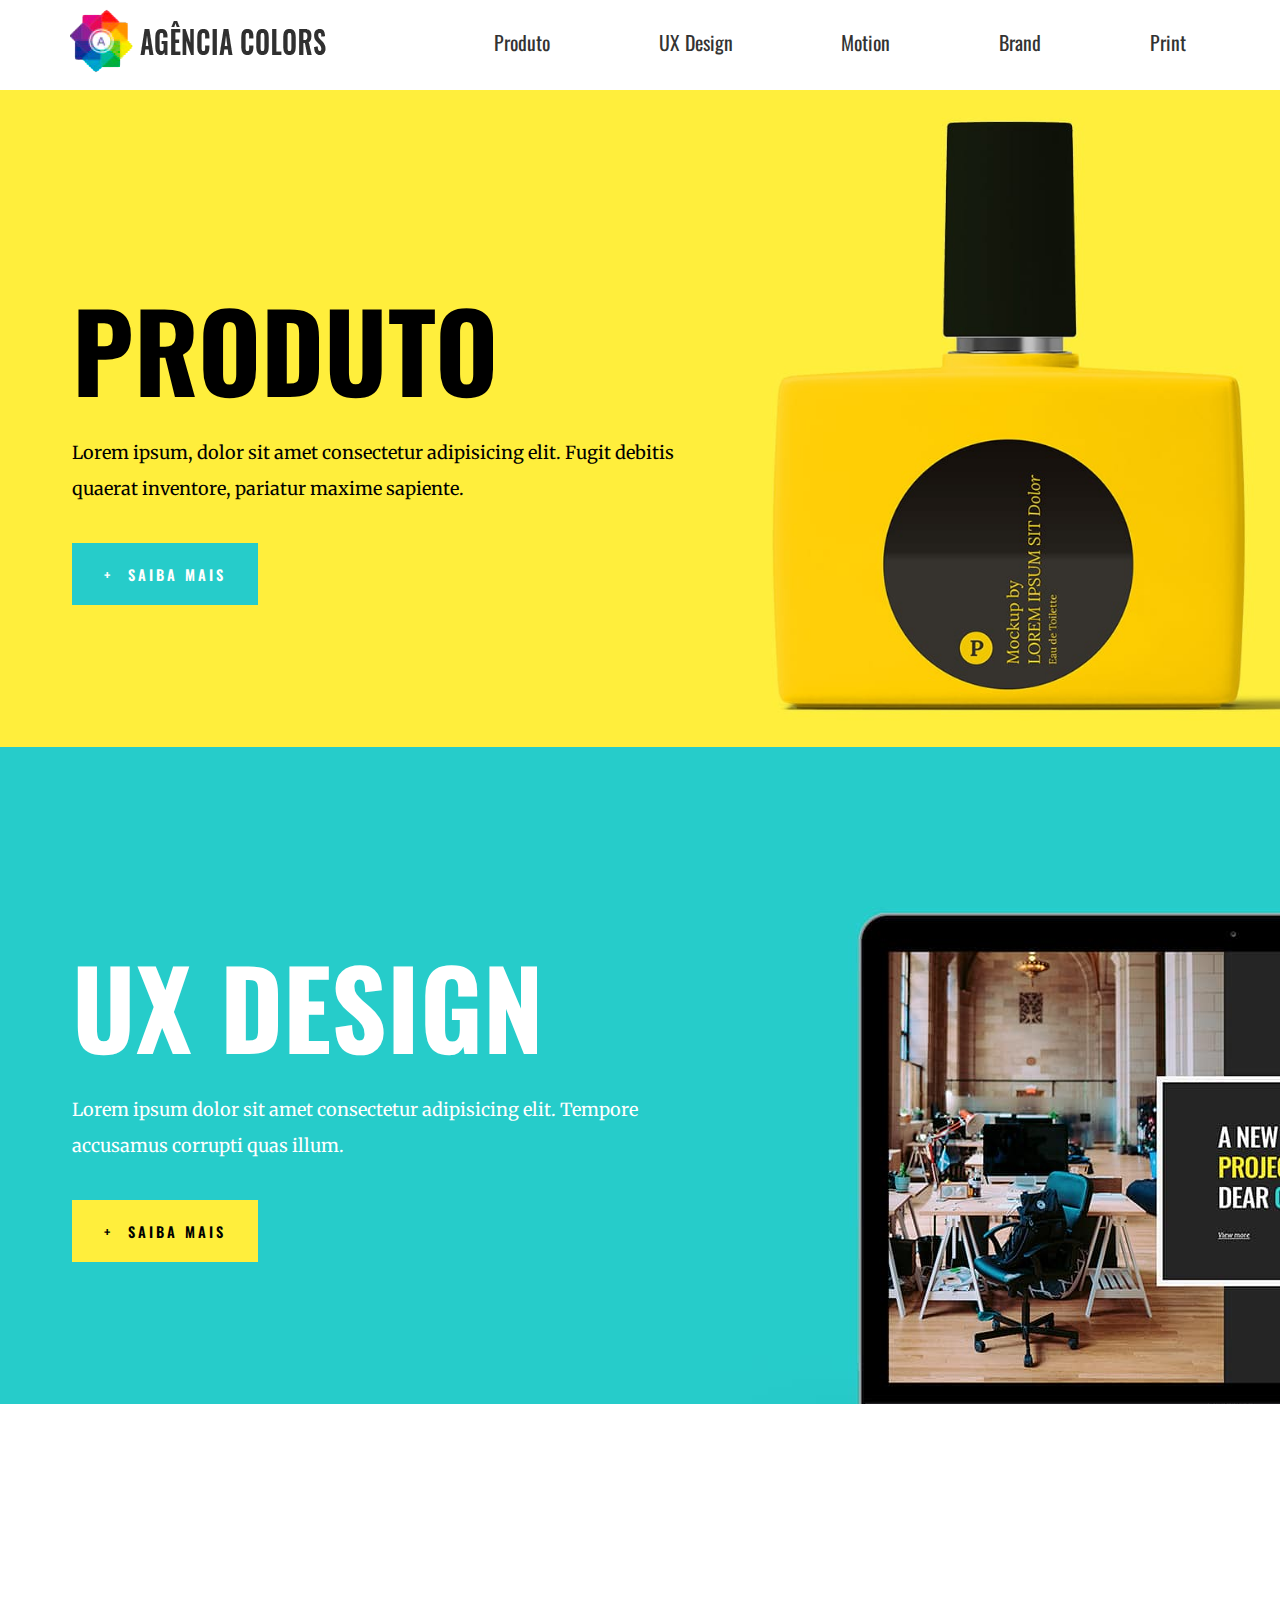
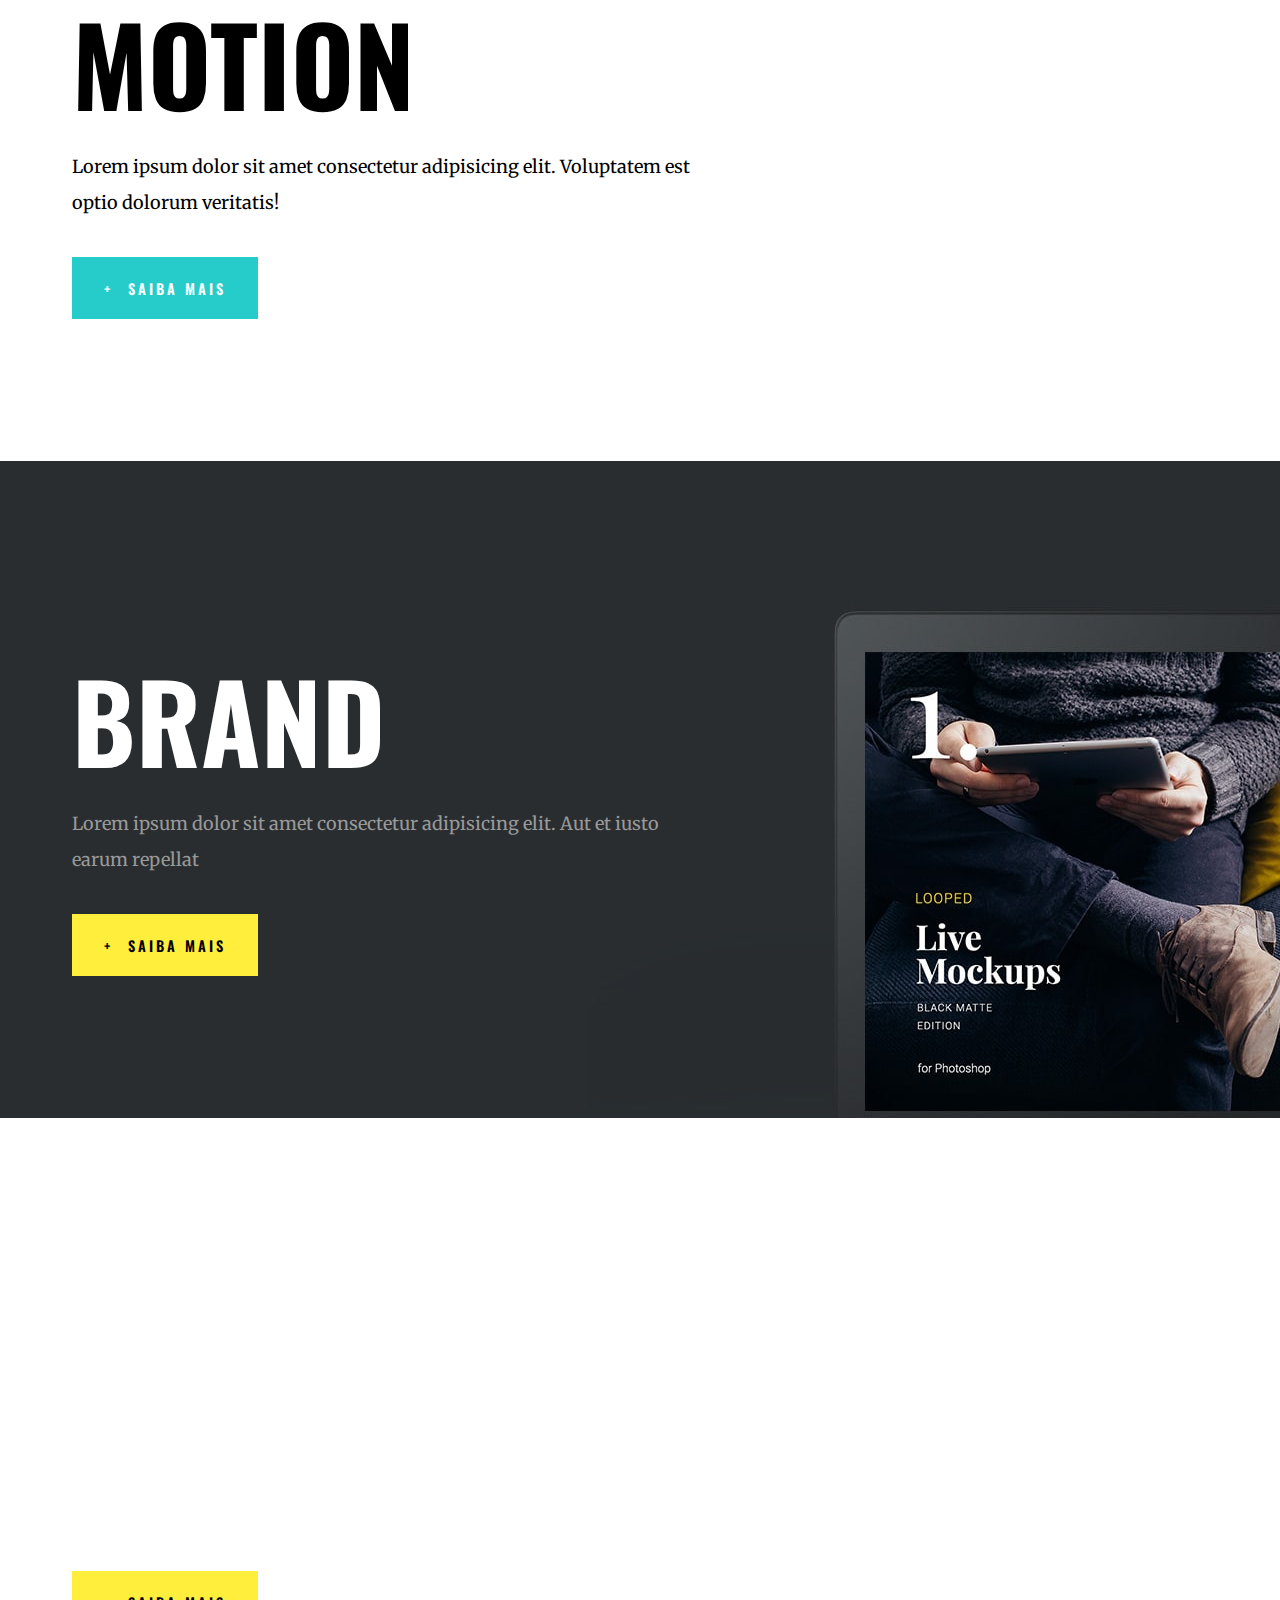
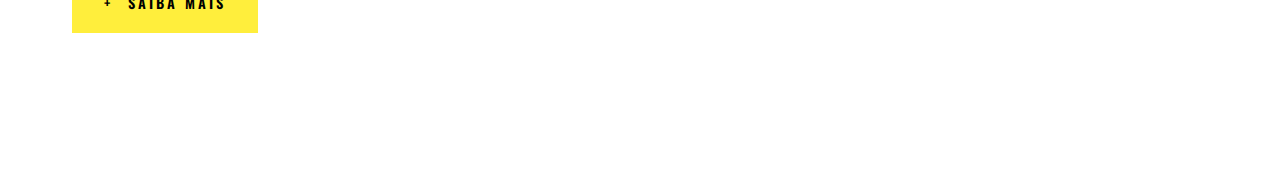
<file: colors-final/index.html>
<!DOCTYPE html>
<html lang="pt-br">
<head>
    <meta charset="UTF-8">
    <meta http-equiv="X-UA-Compatible" content="IE=edge">
    <meta name="viewport" content="width=device-width, initial-scale=1.0">
    <title>Agência Colors - A web mais colorida</title>
    <meta name="description" content="Criação de sites responsivos, branding e ux design.">
    <meta name="keywords" content="site responsivo, ux design, branding, UI">
    <link rel="shortcut icon" href="imagens/favicon.png" type="image/x-icon">
    <link rel="stylesheet" href="estilo.css">
</head>
<body>
    <!-- Início de Cabeçalho -->
    <header>
        <!-- DIV com o Logo -->
        <div class="logo">
            <p>
                <a href="index.html" title="Agência Colors - página inicial">
                    <img src="imagens/logo-colors-trans.png" alt="Agência Colors Logo">
                </a>
            </p>
        </div>

        <!-- Menu de navegação principal -->
        <nav>
            <ul>
                <li><a href="#produto" title="Produto">Produto</a></li>
                <li><a href="#ux" title="Ux Design">UX Design</a></li>
                <li><a href="#motion" title="Motion">Motion</a></li>
                <li><a href="#brand" title="Brand">Brand</a></li>
                <li><a href="#print" title="Print">Print</a></li>
            </ul>
        </nav>
    </header>
    <!-- FIM de Cabeçalho -->


    <main id="produto">
        <div class="conteudo">
            <h1>Produto</h1>
            <p>Lorem ipsum, dolor sit amet consectetur adipisicing elit. Fugit debitis quaerat inventore, pariatur maxime sapiente.</p>
            <p><a href="#" class="cta verde-agua">Saiba mais</a></p>
        </div>
    </main>

    <section id="ux">
        <div class="conteudo">
            <h1>UX Design</h1>
            <p>Lorem ipsum dolor sit amet consectetur adipisicing elit. Tempore accusamus corrupti quas illum.</p>
            <p><a href="#" class="cta">Saiba mais</a></p>
        </div>
    </section>

    <section id="motion">
        <div class="conteudo">
            <h1>Motion</h1>
            <p>Lorem ipsum dolor sit amet consectetur adipisicing elit. Voluptatem est optio dolorum veritatis!</p>
            <p><a href="#" class="cta verde-agua">Saiba mais</a></p>
        </div>
    </section>

    <section id="brand">
        <div class="conteudo">
            <h1>Brand</h1>
            <p class="texto">Lorem ipsum dolor sit amet consectetur adipisicing elit. Aut et iusto earum repellat</p>
            <p><a href="#" class="cta">Saiba mais</a></p>
        </div>
    </section>


    <section id="print">
        <div class="conteudo">
            <h1>Print</h1>
            <p>Lorem ipsum dolor sit amet, consectetur adipisicing elit. Optio, recusandae dolorem fugiat deleniti eius iure.</p>
            <p><a href="#" class="cta">Saiba mais</a></p>
        </div>
    </section>


    
</body>
</html>
</file>
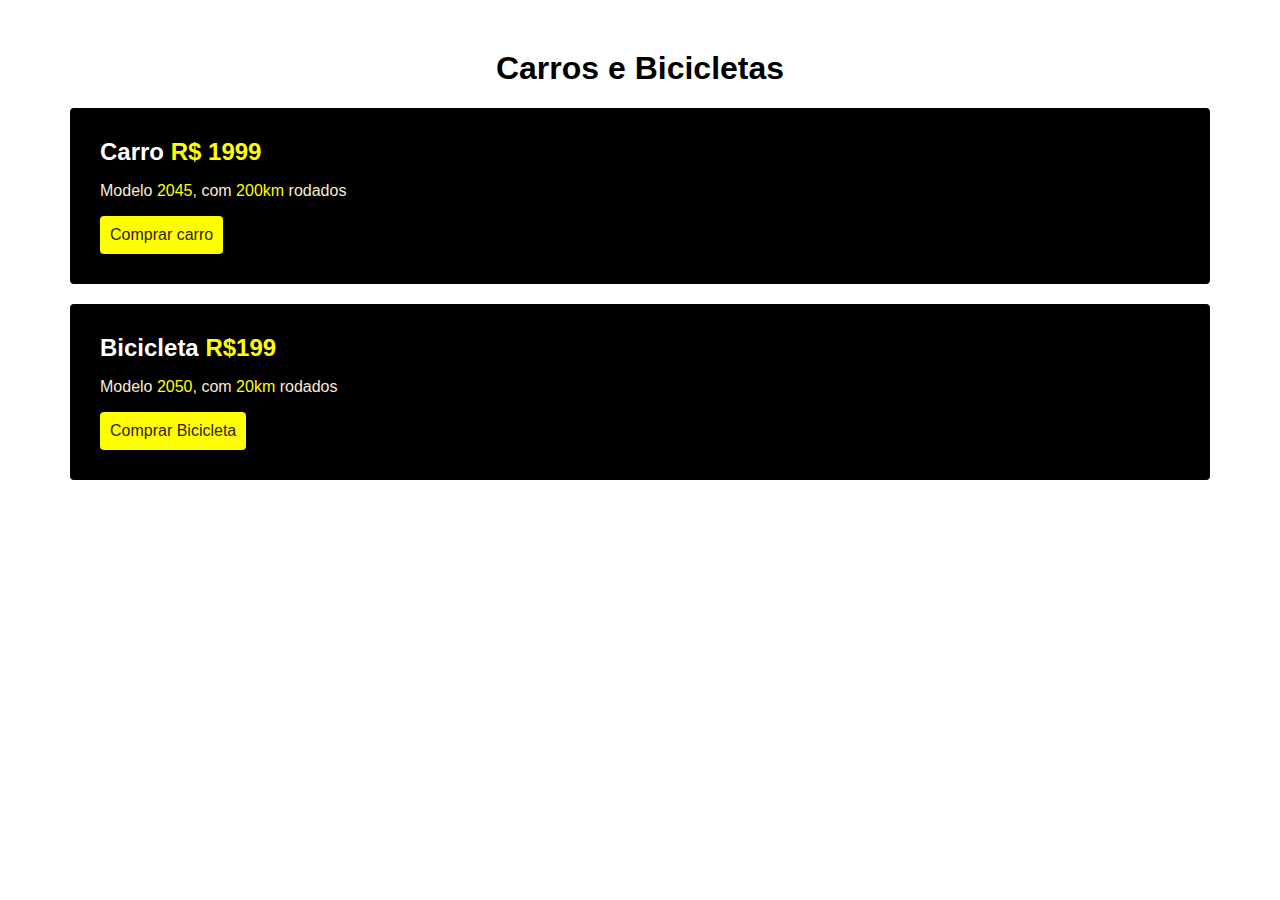
<file: Pagina de compra/index.html>
<!DOCTYPE html>
<html lang="pt-br">
<head>
    <meta charset="UTF-8">
    <meta http-equiv="X-UA-Compatible" content="IE=edge">
    <meta name="viewport" content="width=device-width, initial-scale=1.0">
    <link rel="stylesheet" href="style.css">
    <title>Document</title>
</head>
<body>
    <h1>Carros e Bicicletas</h1>
    <div class="item">
        <h2>Carro <span>R$ 1999</span></h2>
        <p>Modelo <span>2045</span>, com <span>200km</span> rodados</p>
        <a href="#">Comprar carro</a>
    </div>
    <div class="item">
        <h2>Bicicleta <span>R$199</span></h2>
        <p>Modelo <span>2050</span>, com <span>20km</span> rodados</p>
        <a href="#">Comprar Bicicleta</a>
    </div>
</body>
</html>
</file>
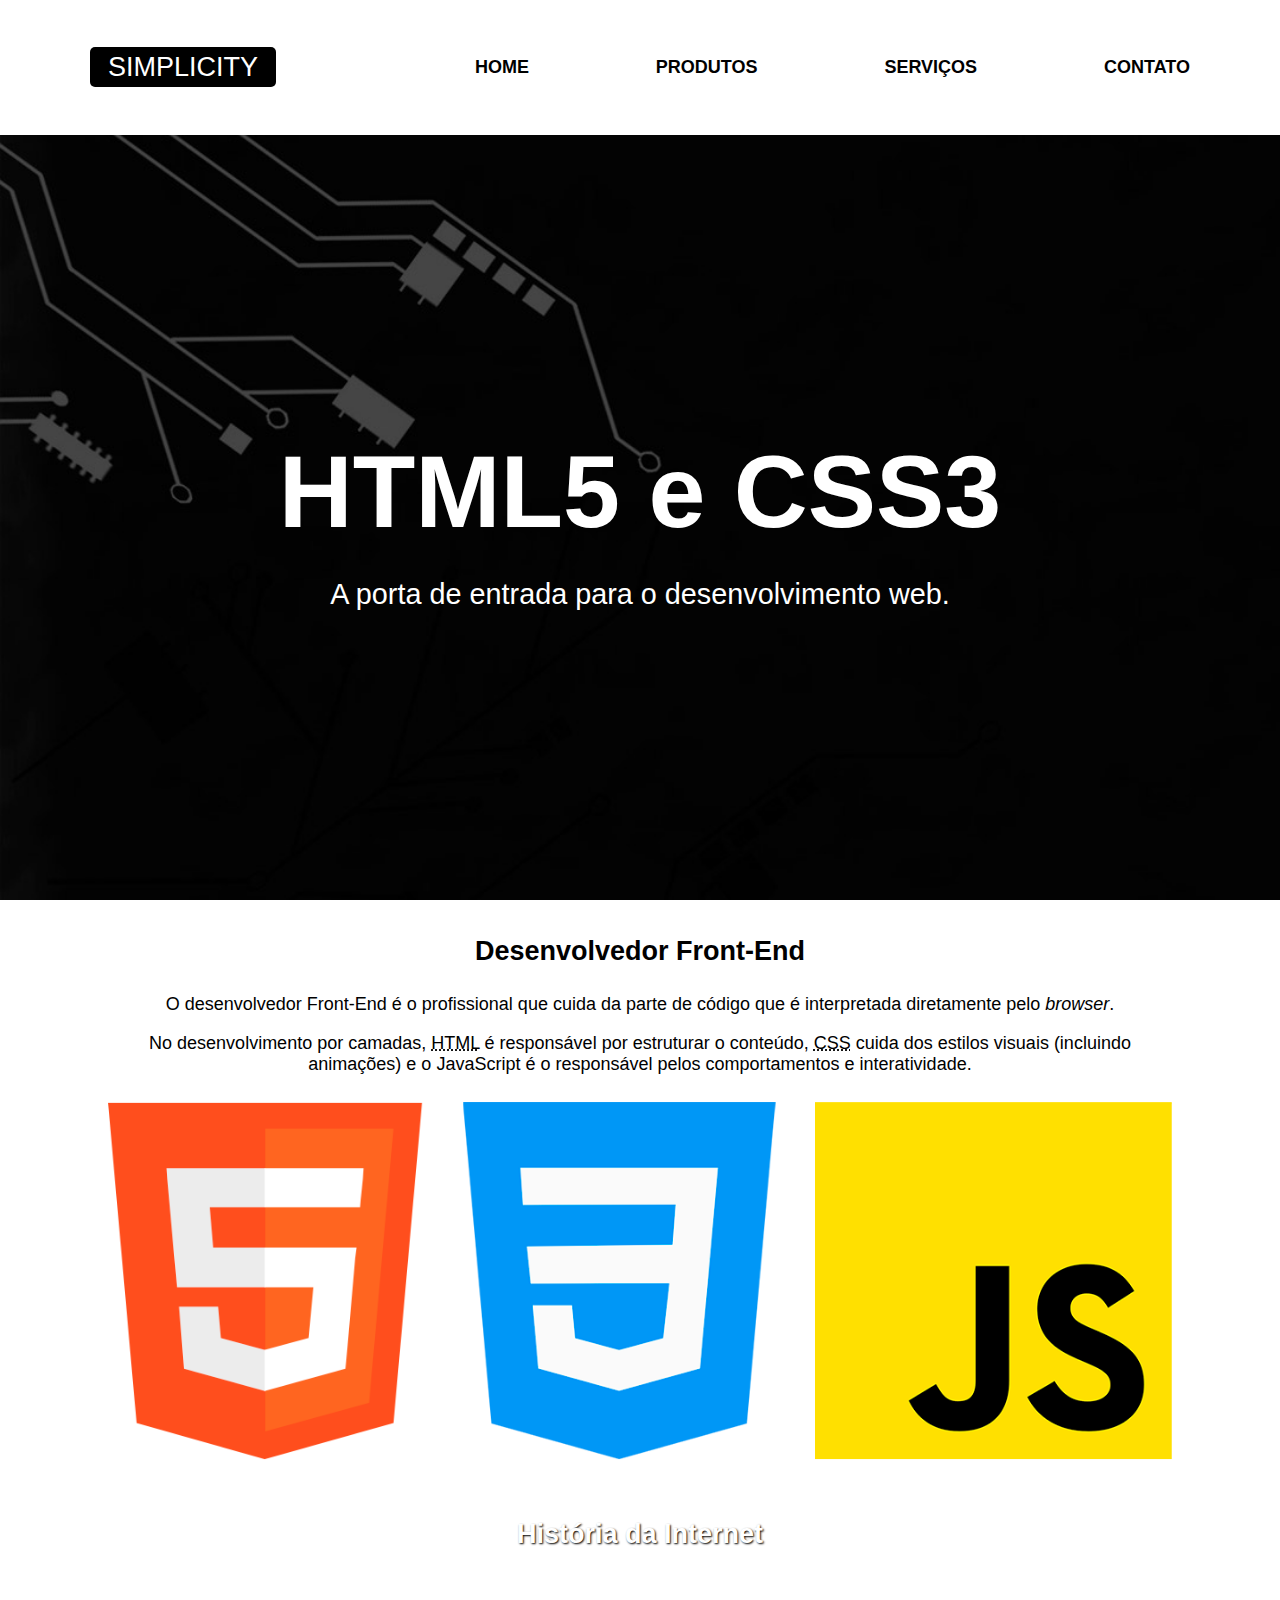
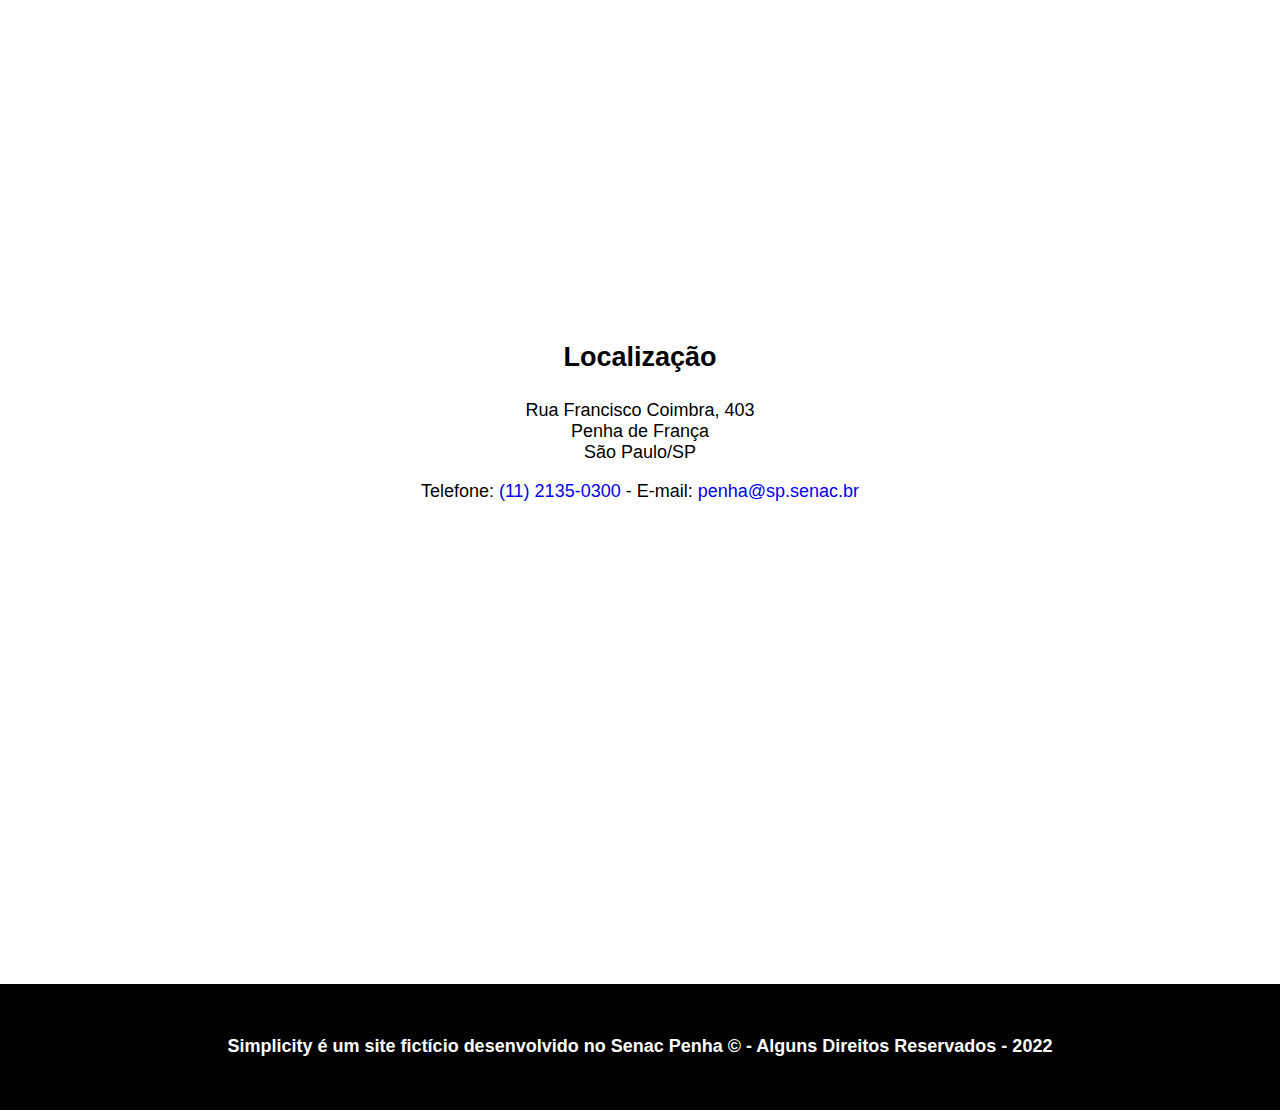
<file: simplicity/index.html>
<!DOCTYPE html>
<html lang="pt-br">
<head>
    <meta charset="UTF-8">
    <meta http-equiv="X-UA-Compatible" content="IE=edge">
    <meta name="viewport" content="width=device-width, initial-scale=1.0">
    <title>Simplicity - A porta de entrada para o desenvolvimento web</title>

    <!-- Favicon -->
    <link rel="shortcut icon" href="imagens/favicon.png" type="image/x-icon">

    <!-- Meta -->
    <meta name="description" content="Simplicity é a maneira mais fácil de você entrar no mundo do desenvolvimento front end.">
    <meta name="keywords" content="front-end, html, css, js">

    <!-- CSS Externo-->
    <link rel="stylesheet" href="css/estilo.css">
</head>
<body>
    <!-- Iniciando área de cabeçalho -->
    <header>
        <div class="limitador">
            <!-- Logotipo -->
            <h1><a href="index.html" title="Página Inicial Simplicity">Simplicity</a></h1>

            

            <!-- Menu que aparece ao clicar no botão ou em telas maiores -->
            <nav>
                <!-- Menu que só aparece em telas pequenas -->
                <h2><a href="" title="abre menu de navegação" class="icone">Menu &equiv;</a></h2>
                
                <ul class="menu">
                    <li><a href="index.html" title="página inicial">Home</a></li>
                    <li><a href="produtos.html" title="conheça nossos produtos">Produtos</a></li>
                    <li><a href="servicos.html" title="da criação de site a loja virtual, conheça nossos serviços">Serviços</a></li>
                    <li><a href="contato.html" title="fale com a equipe Simplicity">Contato</a></li>
                </ul>
            </nav>
        </div>
    </header>
    <!-- Fim do cabeçalho -->

    <!-- Área de conteúdo principal  -->
    <main>
        <section class="destaque">
            <div>
                <h2>HTML5 e CSS3</h2>
                <p>A porta de entrada para o desenvolvimento web.</p>
            </div>
        </section>

        <!-- SLIDER -->
        <section class="slider">

        </section>


        <!-- Área de conteúdo de texto + 3 imagens -->
        <section class="limitador front-end">
            <h2>Desenvolvedor Front-End</h2>
            <p>O desenvolvedor Front-End é o profissional que cuida da parte de código que é interpretada diretamente pelo <i>browser</i>. </p>
            <p>No desenvolvimento por camadas, 
            <abbr title="HyperText Markup Language">HTML</abbr> é responsável por estruturar o conteúdo, 
            <abbr title="Cascading Style Sheets">CSS</abbr> cuida dos estilos visuais (incluindo animações) e o JavaScript é o responsável pelos comportamentos e interatividade.</p>
            <figure>
                <img src="imagens/linguagens.png" alt="Logotipo das linguagens HTML, CSS e JavaScript">
            </figure>
        </section>

        <section class="historia">
            <h2>História da Internet</h2>
            <iframe height="315" src="https://www.youtube.com/embed/jlkvzcG1UMk" title="YouTube video player" allow="accelerometer; autoplay; clipboard-write; encrypted-media; gyroscope; picture-in-picture" allowfullscreen></iframe>
        </section>


        <section class="localizacao">
            <h2>Localização</h2>
            <p>Rua Francisco Coimbra, 403 <br> 
            Penha de França <br>
            São Paulo/SP </p>
            <p>Telefone: <a href="tel:+551121350300">(11) 2135-0300</a> - E-mail: <a href="mailto:penha@sp.senac.br">penha@sp.senac.br</a></p>

            <iframe src="https://www.google.com/maps/embed?pb=!1m18!1m12!1m3!1d3658.1760433006248!2d-46.5424307217935!3d-23.526169866250964!2m3!1f0!2f0!3f0!3m2!1i1024!2i768!4f13.1!3m3!1m2!1s0x94ce5e45de28bb23%3A0x1d2ed3122aae28a7!2sSenac%20Penha!5e0!3m2!1spt-BR!2sbr!4v1630497782246!5m2!1spt-BR!2sbr" height="450"  allowfullscreen="" loading="lazy"></iframe>
        </section>
    </main>
    <!-- Fim do área de conteúdo principal -->

    <footer>
        <p>Simplicity é um site fictício desenvolvido no Senac Penha &copy; - Alguns Direitos Reservados - 2022</p>
    </footer>  
    
    <script src="js/menu.js"></script>
</body>
</html>
</file>
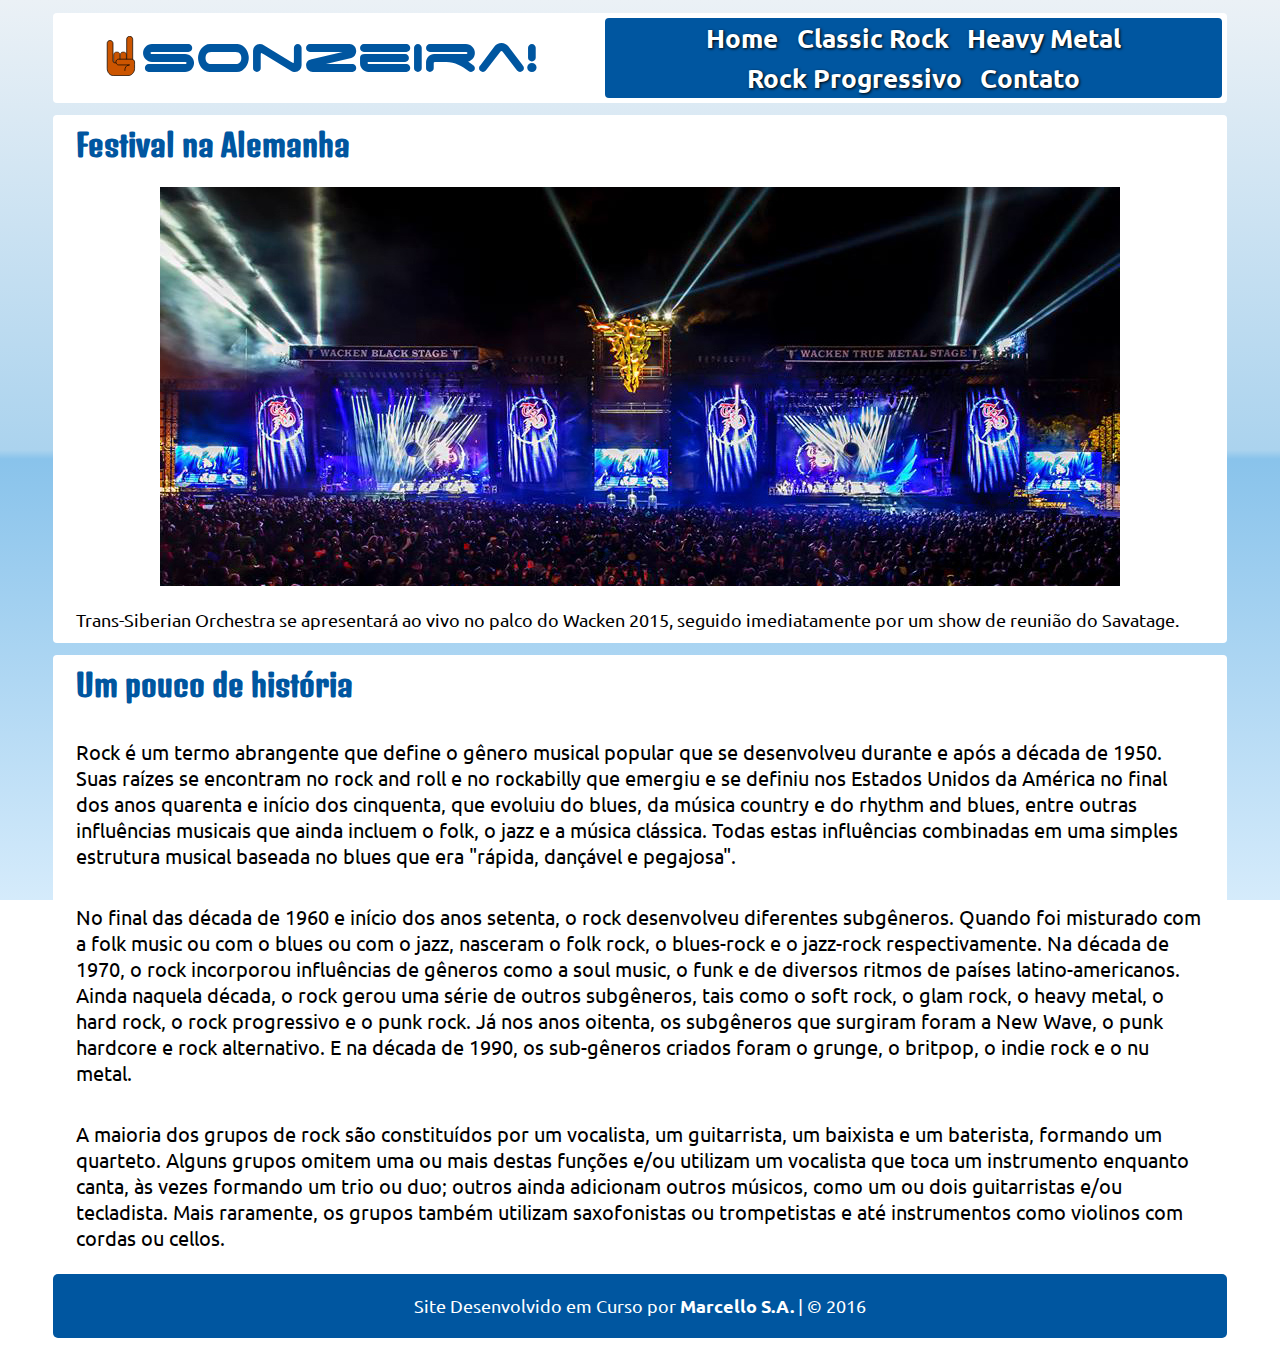
<file: Site Sonzeira/index.html>
<!DOCTYPE html>
<html lang="pt-br">
<head>
    <meta charset="UTF-8">
    <title>Sonzeira!</title>
    <meta name="viewport" content="width=device-width,initial-scale=1"> <!-- padrão para expansividade do site -->
    <link rel="icon" href="images/favicon.png" sizes="64x64">  <!-- add o icone no canto da aba da pagina -->
    <link href="css/normalize.css" rel="stylesheet">
    <link rel="stylesheet" href="css/style.css">
    
    <!-- [if lt IE 9]>
    <script src="js/html5shiv.min.js"></script>
    <script src="js/css3-mediaqueries.js"></script>
    <![endif] -->
   
    
</head>
<body>

<div id="container">
    <header id="topo" class="clearfix">
        <h1>
            <a href="index.html">
                <img src="images/logo.svg" width="30" alt="Mão Chifrada">Sonzeira!
            </a>
        </h1>
        <!-- nav>ul>(l1>a)*5 -->
        <nav>
            <ul>
                <li><a href="index.html">Home</a></li>
                <li><a href="classic-rock.html">Classic Rock</a></li>
                <li><a href="heavy-metal.html">Heavy Metal</a></li>
                <li><a href="rock-progressivo.html">Rock Progressivo</a></li>
                <li><a href="contato.html">Contato</a></li>
            </ul>
        </nav>
        
    </header>
    
    <!-- main id="conteudo" -->
    <main>
        
        <!-- article = area de conteudo relevante -->
        <article id="destaques">
            <h2>Festival na Alemanha</h2>
            <img src="images/wacken.jpg" alt="Show no palco do festival">
                <p>Trans-Siberian Orchestra se apresentará ao vivo no palco do Wacken 2015, seguido imediatamente por um show de reunião do Savatage.</p>
        </article>
        
        <article id="geral">
                <h2>Um pouco de história</h2>
                    <p>Rock é um termo abrangente que define o gênero musical popular que se desenvolveu durante e após a década de 1950. Suas raízes se encontram no rock and roll e no rockabilly que emergiu e se definiu nos Estados Unidos da América no final dos anos quarenta e início dos cinquenta, que evoluiu do blues, da música country e do rhythm and blues, entre outras influências musicais que ainda incluem o folk, o jazz e a música clássica. Todas estas influências combinadas em uma simples estrutura musical baseada no blues que era "rápida, dançável e pegajosa".</p>
                    <p>No final das década de 1960 e início dos anos setenta, o rock desenvolveu diferentes subgêneros. Quando foi misturado com a folk music ou com o blues ou com o jazz, nasceram o folk rock, o blues-rock e o jazz-rock respectivamente. Na década de 1970, o rock incorporou influências de gêneros como a soul music, o funk e de diversos ritmos de países latino-americanos. Ainda naquela década, o rock gerou uma série de outros subgêneros, tais como o soft rock, o glam rock, o heavy metal, o hard rock, o rock progressivo e o punk rock. Já nos anos oitenta, os subgêneros que surgiram foram a New Wave, o punk hardcore e rock alternativo. E na década de 1990, os sub-gêneros criados foram o grunge, o britpop, o indie rock e o nu metal.</p>
                    <p>A maioria dos grupos de rock são constituídos por um vocalista, um guitarrista, um baixista e um baterista, formando um quarteto. Alguns grupos omitem uma ou mais destas funções e/ou utilizam um vocalista que toca um instrumento enquanto canta, às vezes formando um trio ou duo; outros ainda adicionam outros músicos, como um ou dois guitarristas e/ou tecladista. Mais raramente, os grupos também utilizam saxofonistas ou trompetistas e até instrumentos como violinos com cordas ou cellos.</p>
        </article>       
    </main>
    
    <footer id="rodape">
        <p>Site Desenvolvido em Curso por <b>Marcello S.A.</b> | &copy; 2016</p>
    </footer>
    
    
</div>


</body>
</html>
</file>
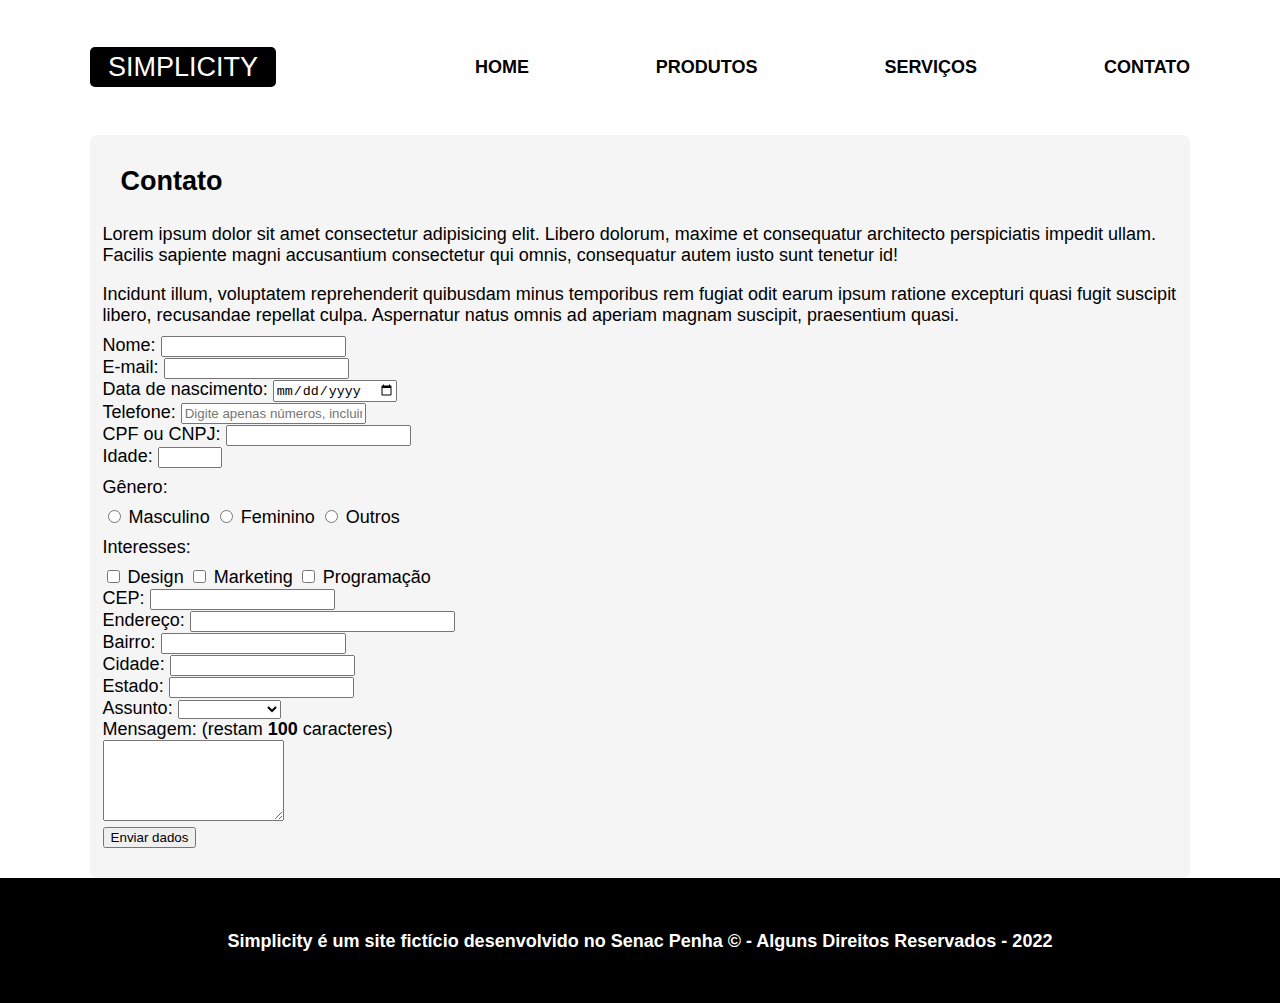
<file: simplicity/contato.html>
<!DOCTYPE html>
<html lang="pt-br">
<head>
    <meta charset="UTF-8">
    <meta http-equiv="X-UA-Compatible" content="IE=edge">
    <meta name="viewport" content="width=device-width, initial-scale=1.0">
    <title>Simplicity - Contato</title>

    <!-- Favicon -->
    <link rel="shortcut icon" href="imagens/favicon.png" type="image/x-icon">

    <!-- Meta -->
    <meta name="description" content="Serviços oferecidos pela simplicity.">
    <meta name="keywords" content="front-end, html, css, js">

    <!-- CSS Externo-->
    <link rel="stylesheet" href="css/estilo.css">
    
</head>
<body>
    <!-- Iniciando área de cabeçalho -->
    <header>
        <div class="limitador">
            <!-- Logotipo -->
            <h1><a href="index.html" title="Página Inicial Simplicity">Simplicity</a></h1>

            

            <!-- Menu que aparece ao clicar no botão ou em telas maiores -->
            <nav>
                <!-- Menu que só aparece em telas pequenas -->
                <h2><a href="" title="abre menu de navegação" class="icone">Menu &equiv;</a></h2>
                
                <ul class="menu">
                    <li><a href="index.html" title="página inicial">Home</a></li>
                    <li><a href="produtos.html" title="conheça nossos produtos">Produtos</a></li>
                    <li><a href="servicos.html" title="da criação de site a loja virtual, conheça nossos serviços">Serviços</a></li>
                    <li><a href="contato.html" title="fale com a equipe Simplicity">Contato</a></li>
                </ul>
            </nav>
        </div>
    </header>
    <!-- Fim do cabeçalho -->

    <!-- Área de conteúdo principal  -->
    <main>
        <section class="limitador conteudo">
            <h2>Contato</h2>
            <p>Lorem ipsum dolor sit amet consectetur adipisicing elit. Libero dolorum, maxime et consequatur architecto perspiciatis impedit ullam. Facilis sapiente magni accusantium consectetur qui omnis, consequatur autem iusto sunt tenetur id!</p>

            <p>Incidunt illum, voluptatem reprehenderit quibusdam minus temporibus rem fugiat odit earum ipsum ratione excepturi quasi fugit suscipit libero, recusandae repellat culpa. Aspernatur natus omnis ad aperiam magnam suscipit, praesentium quasi.</p>

            <!-- iniciando o formulário -->
            <form action="https://formspree.io/f/mlezagzg" method="post" id="my-form">
                <div>
                    <label for="nome">Nome:</label>
                    <input type="text" name="nome" id="nome" required>
                </div>

                <div>
                    <label for="email">E-mail:</label>
                    <input type="email" name="email" id="email" required>
                </div>

                <div>
                    <label for="data">Data de nascimento:</label>
                    <input type="date" name="data" id="data">
                </div>

                <div>
                    <label for="telefone">Telefone:</label>
                    <input type="tel" name="telefone" id="telefone" placeholder="Digite apenas números, incluindo o DDD">
                </div>

                <div>
                    <label for="documento">CPF ou CNPJ:</label>
                    <input type="tel" name="documento" id="documento">
                </div>

                <div>
                    <label for="idade">Idade:</label>
                    <input type="number" name="idade" id="idade" min="18" max="120">
                </div>

                <div>
                    <p>Gênero:</p>

                    <input type="radio" name="genero" id="masculino" value="masculino">
                    <label for="masculino">Masculino</label>

                    <input type="radio" name="genero" id="feminino" value="feminino">
                    <label for="feminino">Feminino</label>

                    <input type="radio" name="genero" id="outros" value="outros">
                    <label for="outros">Outros</label>
                </div>


                <div>
                    <p>Interesses:</p>
                    <input type="checkbox" name="interesses" id="design" value="design">
                    <label for="design">Design</label>

                    <input type="checkbox" name="interesses" id="marketing" value="marketing">
                    <label for="marketing">Marketing</label>

                    <input type="checkbox" name="interesses" id="programacao" value="programacao">
                    <label for="programacao">Programação</label>
                </div>

                <div>
                    <label for="cep">CEP:</label>
                    <input type="text" id="cep" name="cep" maxlength="9" required>
                    <b id="status"></b>
                </div>

                <div>
                    <label for="endereco">Endereço:</label>
                    <input type="text" name="endereco" id="endereco" size="30">
                </div>

                <div>
                    <label for="bairro">Bairro:</label>
                    <input type="text" name="bairro" id="bairro">
                </div>

                <div>
                    <label for="cidade">Cidade:</label>
                    <input type="text" name="cidade" id="cidade">
                </div>

                <div>
                    <label for="estado">Estado:</label>
                    <input type="text" name="estado" id="estado">
                </div>

                <div>
                    <label for="assunto">Assunto:</label>
                    <select name="assunto" id="assunto">
                        <option></option>
                        <option>Dúvidas</option>
                        <option>Elogios</option>
                        <option>Reclamações</option>
                        <option>Outros</option>
                    </select>
                </div>

                <div>
                    <label for="mensagem">Mensagem:
                         <span id="maximo"> (restam <b id="caracteres">100</b> caracteres)</span>
                    </label><br>
                    <textarea name="mensagem" id="mensagem" cols="20" rows="5" maxlength="100"></textarea>
                </div>

                <button id="my-form-button" type="Submit">Enviar dados</button>
                <p id="my-form-status"></p>
            </form>
        </section>
    </main>
    <!-- Fim do área de conteúdo principal -->

    <footer>
        <p>Simplicity é um site fictício desenvolvido no Senac Penha &copy; - Alguns Direitos Reservados - 2022</p>
    </footer>  
    
    <script src="js/menu.js"></script>
    <script>
        var form = document.getElementById("my-form");
        
        async function handleSubmit(event) {
          event.preventDefault();
          var status = document.getElementById("my-form-status");
          var data = new FormData(event.target);
          fetch(event.target.action, {
            method: form.method,
            body: data,
            headers: {
                'Accept': 'application/json'
            }
          }).then(response => {
            if (response.ok) {
              status.innerHTML = "Obrigado pelas informações!";
              form.reset()
            } else {
              response.json().then(data => {
                if (Object.hasOwn(data, 'errors')) {
                  status.innerHTML = data["errors"].map(error => error["message"]).join(", ")
                } else {
                  status.innerHTML = "Oops! Erro no envio do seu formulario"
                }
              })
            }
          }).catch(error => {
            status.innerHTML = "Oops! Erro no envio do seu formulario"
          });
        }
        form.addEventListener("submit", handleSubmit)
    </script>

    <script src="plugins/vanilla-masker.min.js"></script>

    <script>
        
        VMasker(document.querySelector("#cep")).maskPattern("99999-999");
        function inputHandler(masks, max, event) {
            var c = event.target;
            var v = c.value.replace(/\D/g, '');
            var m = c.value.length > max ? 1 : 0;
            VMasker(c).unMask();
            VMasker(c).maskPattern(masks[m]);
            c.value = VMasker.toPattern(v, masks[m]);
        }

        var telMask = ['(99) 9999-99999', '(99) 99999-9999'];
        var tel = document.querySelector('#telefone');
        VMasker(tel).maskPattern(telMask[0]);
        tel.addEventListener('input', inputHandler.bind(undefined, telMask, 14), false);

        var docMask = ['999.999.999-999', '99.999.999/9999-99'];
        var doc = document.querySelector('#documento');
        VMasker(doc).maskPattern(docMask[0]);
        doc.addEventListener('input', inputHandler.bind(undefined, docMask, 14), false);
    </script>

    <script src="plugins/jquery-3.6.0.min.js"></script>
    <script>
        $(document).ready(function() {

            function limpa_formulário_cep() {
                // Limpa valores do formulário de cep.
                $("#endereco").val("");
                $("#bairro").val("");
                $("#cidade").val("");
                $("#estado").val("");
            }
            
            //Quando o campo cep perde o foco.
            $("#cep").blur(function() {

                //Nova variável "cep" somente com dígitos.
                var cep = $(this).val().replace(/\D/g, '');

                //Verifica se campo cep possui valor informado.
                if (cep != "") {

                    //Expressão regular para validar o CEP.
                    var validacep = /^[0-9]{8}$/;

                    //Valida o formato do CEP.
                    if(validacep.test(cep)) {

                        //Preenche os campos com "..." enquanto consulta webservice.
                        $("#endereco").val("...");
                        $("#bairro").val("...");
                        $("#cidade").val("...");
                        $("#estado").val("...");
                        $("#status").text("CEP encontrado").css('color', 'black');

                        

                        //Consulta o webservice viacep.com.br/
                        $.getJSON("https://viacep.com.br/ws/"+ cep +"/json/?callback=?", function(dados) {

                            if (!("erro" in dados)) {
                                //Atualiza os campos com os valores da consulta.
                                $("#endereco").val(dados.logradouro);
                                $("#bairro").val(dados.bairro);
                                $("#cidade").val(dados.localidade);
                                $("#estado").val(dados.uf);
                                $("#status").text(" ").css('color', 'black');
                            } //end if.
                            else {
                                //CEP pesquisado não foi encontrado.
                                limpa_formulário_cep();
                                $("#status").text("CEP não encontrado.").css('color', 'red');
                            }
                        });
                    } //end if.
                    else {
                        //cep é inválido.
                        limpa_formulário_cep();
                        $("#status").text("Formato de CEP inválido.").css('color', 'red');
                    }
                } //end if.
                else {
                    //cep sem valor, limpa formulário.
                    limpa_formulário_cep();
                }
            });
        });
    </script>


    <!-- criando um contador de caracteres-->
    <script>
        const spanMaximo = $("#maximo");
        const bCaracteres = $("#caracteres");
        const textMensagem = $("#mensagem");
        let quantidade = 100;
        textMensagem.on("input",function(){
            let conteudo = textMensagem.val();
            let contagem = quantidade - conteudo.length;
            console.log(contagem)
        })
    </script>

    

</body>
</html>
</file>
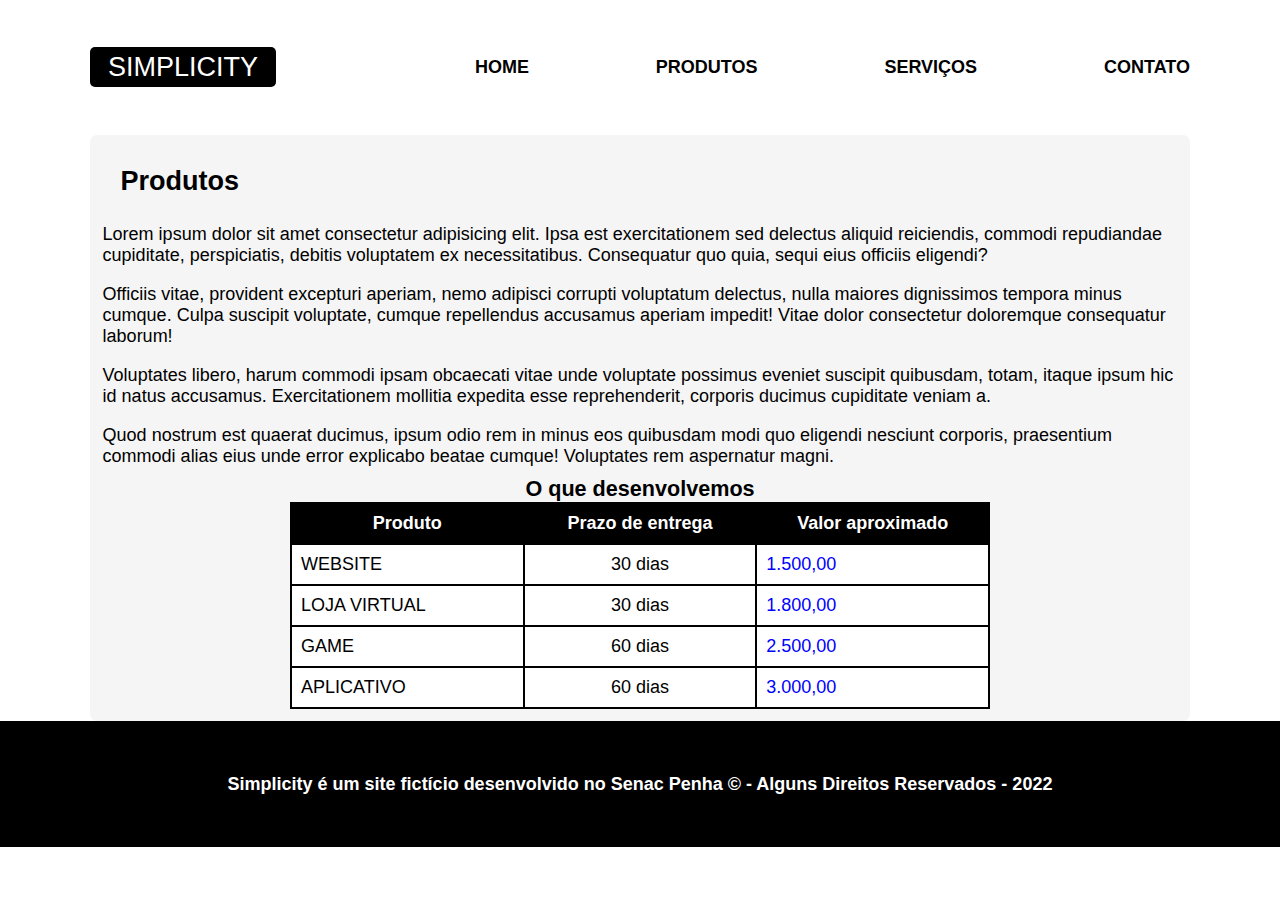
<file: simplicity/produtos.html>
<!DOCTYPE html>
<html lang="pt-br">
<head>
    <meta charset="UTF-8">
    <meta http-equiv="X-UA-Compatible" content="IE=edge">
    <meta name="viewport" content="width=device-width, initial-scale=1.0">
    <title>Simplicity - A porta de entrada para o desenvolvimento web</title>

    <!-- Favicon -->
    <link rel="shortcut icon" href="imagens/favicon.png" type="image/x-icon">

    <!-- Meta -->
    <meta name="description" content="Simplicity é a maneira mais fácil de você entrar no mundo do desenvolvimento front end.">
    <meta name="keywords" content="front-end, html, css, js">

    <!-- CSS Externo-->
    <link rel="stylesheet" href="css/estilo.css">
</head>
<body>
    <!-- Iniciando área de cabeçalho -->
    <header>
        <div class="limitador">
            <!-- Logotipo -->
            <h1><a href="index.html" title="Página Inicial Simplicity">Simplicity</a></h1>

            

            <!-- Menu que aparece ao clicar no botão ou em telas maiores -->
            <nav>
                <!-- Menu que só aparece em telas pequenas -->
                <h2><a href="" title="abre menu de navegação" class="icone">Menu &equiv;</a></h2>
                
                <ul class="menu">
                    <li><a href="index.html" title="página inicial">Home</a></li>
                    <li><a href="produtos.html" title="conheça nossos produtos">Produtos</a></li>
                    <li><a href="servicos.html" title="da criação de site a loja virtual, conheça nossos serviços">Serviços</a></li>
                    <li><a href="contato.html" title="fale com a equipe Simplicity">Contato</a></li>
                </ul>
            </nav>
        </div>
    </header>
    <!-- Fim do cabeçalho -->

    <!-- Área de conteúdo principal  -->
    <main>
        <section class="limitador conteudo">
            <h2>Produtos</h2>
                <p>Lorem ipsum dolor sit amet consectetur adipisicing elit. Ipsa est exercitationem sed delectus aliquid reiciendis, commodi repudiandae cupiditate, perspiciatis, debitis voluptatem ex necessitatibus. Consequatur quo quia, sequi eius officiis eligendi?</p>
                <p>Officiis vitae, provident excepturi aperiam, nemo adipisci corrupti voluptatum delectus, nulla maiores dignissimos tempora minus cumque. Culpa suscipit voluptate, cumque repellendus accusamus aperiam impedit! Vitae dolor consectetur doloremque consequatur laborum!</p>
                <p>Voluptates libero, harum commodi ipsam obcaecati vitae unde voluptate possimus eveniet suscipit quibusdam, totam, itaque ipsum hic id natus accusamus. Exercitationem mollitia expedita esse reprehenderit, corporis ducimus cupiditate veniam a.</p>
                <p>Quod nostrum est quaerat ducimus, ipsum odio rem in minus eos quibusdam modi quo eligendi nesciunt corporis, praesentium commodi alias eius unde error explicabo beatae cumque! Voluptates rem aspernatur magni.</p>

                <table>
                    <caption>O que desenvolvemos</caption>

                    <tr>
                        <th>Produto</th>
                        <th>Prazo de entrega</th>
                        <th>Valor aproximado</th>
                    </tr>

                    <tr>
                        <td>Website</td>
                        <td>30 dias</td>
                        <td>1.500,00</td>
                    </tr>

                    <tr>
                        <td>Loja Virtual</td>
                        <td>30 dias</td>
                        <td>1.800,00</td>
                    </tr>

                    <tr>
                        <td>Game</td>
                        <td>60 dias</td>
                        <td>2.500,00</td>
                    </tr>

                    <tr>
                        <td>Aplicativo</td>
                        <td>60 dias</td>
                        <td>3.000,00</td>
                    </tr>
                </table>
        </section>
    </main>
    <!-- Fim do área de conteúdo principal -->

    <footer>
        <p>Simplicity é um site fictício desenvolvido no Senac Penha &copy; - Alguns Direitos Reservados - 2022</p>
    </footer>  
    
    <script src="js/menu.js"></script>
</body>
</html>
</file>
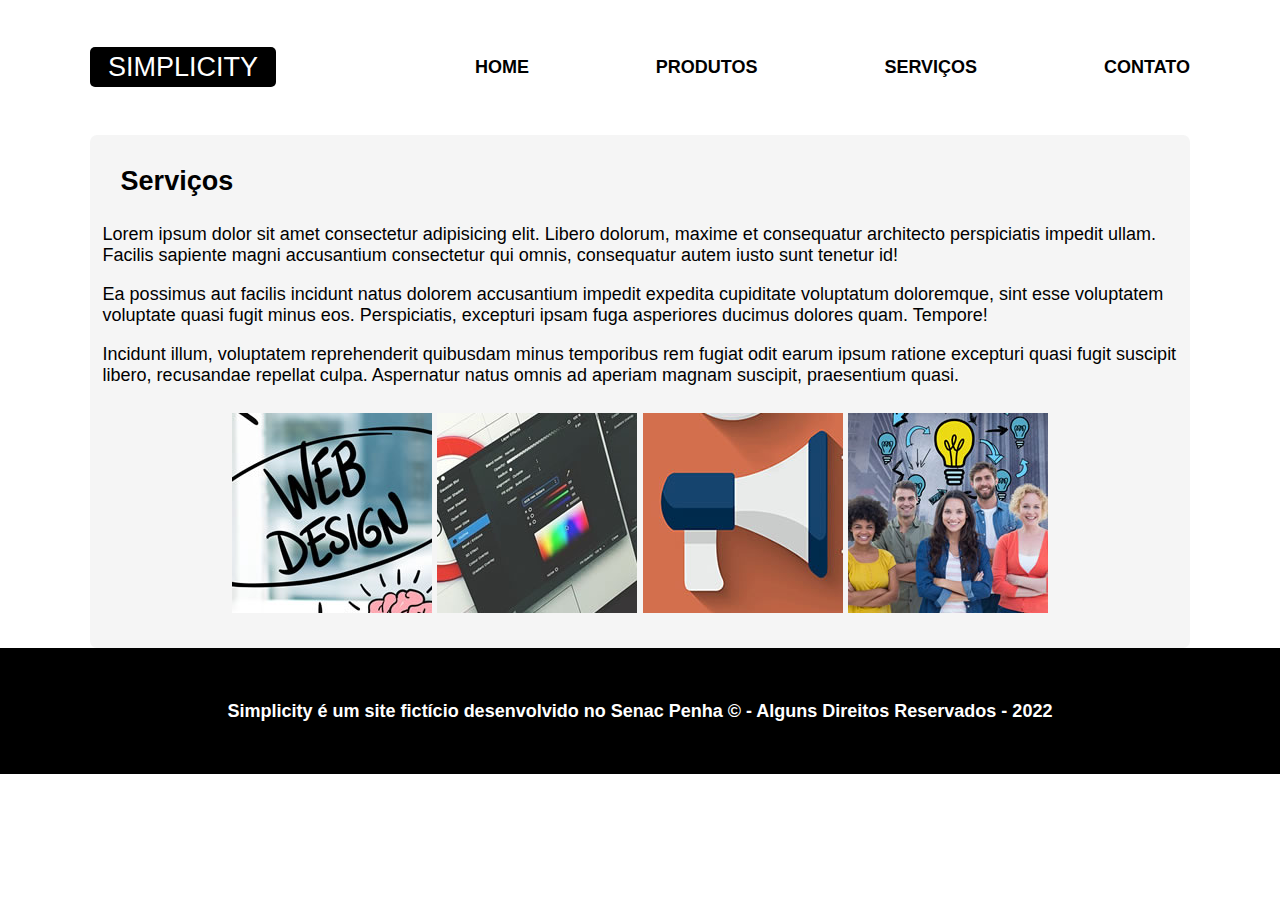
<file: simplicity/servicos.html>
<!DOCTYPE html>
<html lang="pt-br">
<head>
    <meta charset="UTF-8">
    <meta http-equiv="X-UA-Compatible" content="IE=edge">
    <meta name="viewport" content="width=device-width, initial-scale=1.0">
    <title>Simplicity - Serviços</title>

    <!-- Favicon -->
    <link rel="shortcut icon" href="imagens/favicon.png" type="image/x-icon">

    <!-- Meta -->
    <meta name="description" content="Serviços oferecidos pela simplicity.">
    <meta name="keywords" content="front-end, html, css, js">

    <!-- CSS Externo-->
    <link rel="stylesheet" href="css/estilo.css">
    <link rel="stylesheet" href="plugins/lightbox/css/lightbox.css">
</head>
<body>
    <!-- Iniciando área de cabeçalho -->
    <header>
        <div class="limitador">
            <!-- Logotipo -->
            <h1><a href="index.html" title="Página Inicial Simplicity">Simplicity</a></h1>

            

            <!-- Menu que aparece ao clicar no botão ou em telas maiores -->
            <nav>
                <!-- Menu que só aparece em telas pequenas -->
                <h2><a href="" title="abre menu de navegação" class="icone">Menu &equiv;</a></h2>
                
                <ul class="menu">
                    <li><a href="index.html" title="página inicial">Home</a></li>
                    <li><a href="produtos.html" title="conheça nossos produtos">Produtos</a></li>
                    <li><a href="servicos.html" title="da criação de site a loja virtual, conheça nossos serviços">Serviços</a></li>
                    <li><a href="contato.html" title="fale com a equipe Simplicity">Contato</a></li>
                </ul>
            </nav>
        </div>
    </header>
    <!-- Fim do cabeçalho -->

    <!-- Área de conteúdo principal  -->
    <main>
        <section class="limitador conteudo">
            <h2>Serviços</h2>
            <p>Lorem ipsum dolor sit amet consectetur adipisicing elit. Libero dolorum, maxime et consequatur architecto perspiciatis impedit ullam. Facilis sapiente magni accusantium consectetur qui omnis, consequatur autem iusto sunt tenetur id!</p>

            <p>Ea possimus aut facilis incidunt natus dolorem accusantium impedit expedita cupiditate voluptatum doloremque, sint esse voluptatem voluptate quasi fugit minus eos. Perspiciatis, excepturi ipsam fuga asperiores ducimus dolores quam. Tempore!</p>

            <p>Incidunt illum, voluptatem reprehenderit quibusdam minus temporibus rem fugiat odit earum ipsum ratione excepturi quasi fugit suscipit libero, recusandae repellat culpa. Aspernatur natus omnis ad aperiam magnam suscipit, praesentium quasi.</p>

            <figure>
                <a href="imagens/desenvolvimento-web.jpg" title="web design" data-lightbox="galeria" data-title="desenvolvido web"><img src="imagens/desenvolvimento-web-mini.jpg"  alt="web design"></a>

                <a href="imagens/design-grafico.jpg" title="design gráfico" data-lightbox="galeria" data-title="desenvolvido web"><img src="imagens/design-grafico-mini.jpg" alt="design gráfico"></a>

                <a href="imagens/marketing-digital.jpg" title="mkt digital" data-lightbox="galeria" data-title="desenvolvido web"><img src="imagens/marketing-digital-mini.jpg" alt="marketing digital"></a>

                <a href="imagens/consultoria-treinamento.jpg" title="consultoria e treinamentos" data-lightbox="galeria" data-title="desenvolvido web"><img src="imagens/consultoria-treinamento-mini.jpg" alt="pessoas em treinamento web"></a>
            </figure>
        </section>
    </main>
    <!-- Fim do área de conteúdo principal -->

    <footer>
        <p>Simplicity é um site fictício desenvolvido no Senac Penha &copy; - Alguns Direitos Reservados - 2022</p>
    </footer>  
    
    <script src="js/menu.js"></script>
    <!-- importando o plugin lightbox -->
    <script src="plugins/lightbox/js/jquery-1.11.0.min.js"></script>
    <script src="plugins/lightbox/js/lightbox.js"></script>
</body>
</html>
</file>
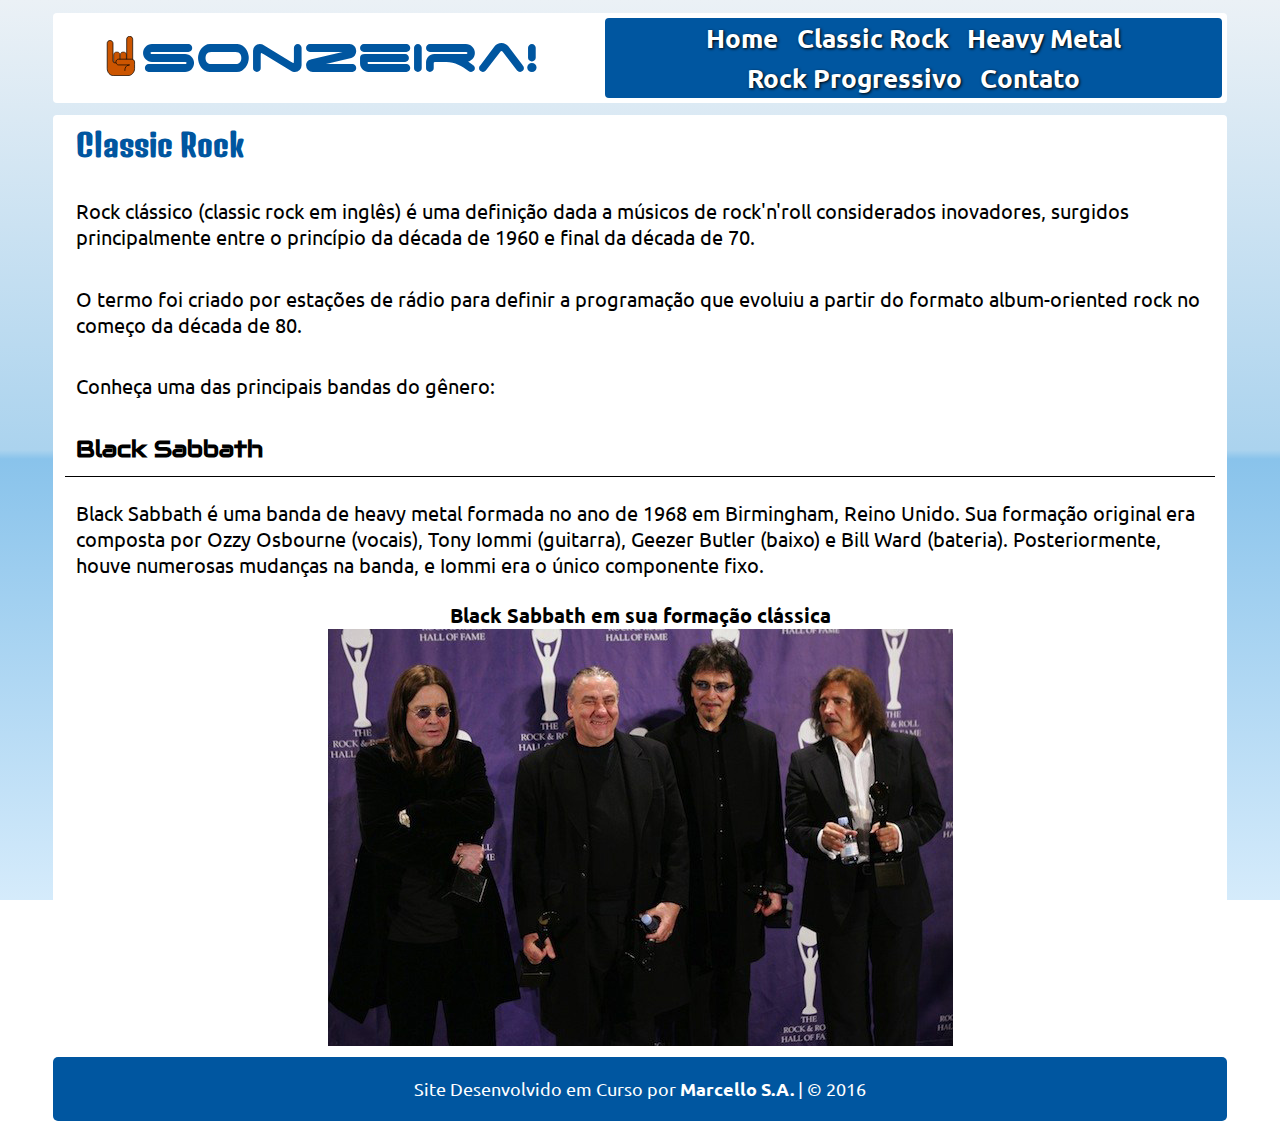
<file: Site Sonzeira/classic-rock.html>
<!DOCTYPE html>
<html lang="pt-br">
<head>
    <meta charset="UTF-8">
    <title>Classic Rock - Sonzeira!</title>
    <meta name="viewport" content="width=device-width,initial-scale=1"> <!-- padrão para expansividade do site -->
    <link rel="icon" href="images/favicon.png" sizes="64x64">  <!-- add o icone no canto da aba da pagina -->
    <link href="css/normalize.css" rel="stylesheet">
    <link rel="stylesheet" href="css/style.css">
    
    <!-- [if lt IE 9]>
    <script src="js/html5shiv.min.js"></script>
    <script src="js/css3-mediaqueries.js"></script>
    <![endif] -->
   
    
</head>
<body>

<div id="container">
    <header id="topo" class="clearfix">
        <h1>
            <a href="index.html">
                <img src="images/logo.svg" width="30" alt="Mão Chifrada">Sonzeira!
            </a>
        </h1>
        <!-- nav>ul>(l1>a)*5 -->
        <nav>
            <ul>
                <li><a href="index.html">Home</a></li>
                <li><a href="classic-rock.html">Classic Rock</a></li>
                <li><a href="heavy-metal.html">Heavy Metal</a></li>
                <li><a href="rock-progressivo.html">Rock Progressivo</a></li>
                <li><a href="contato.html">Contato</a></li>
            </ul>
        </nav>
        
    </header>
    
    <!-- main id="conteudo" -->
    <main id="conteudo">
        
        <article id="geral">
        
            <h2>Classic Rock</h2>
                <p>Rock clássico (classic rock em inglês) é uma definição dada a músicos de rock'n'roll considerados inovadores, surgidos principalmente entre o princípio da década de 1960 e final da década de 70.</p>
                <p>O termo foi criado por estações de rádio para definir a programação que evoluiu a partir do formato album-oriented rock no começo da década de 80.</p>
                <p>Conheça uma das principais bandas do gênero:</p>
             
            <section>
                <h3>Black Sabbath</h3>
                    <p>Black Sabbath é uma banda de heavy metal formada no ano de 1968 em Birmingham, Reino Unido. Sua formação original era composta por Ozzy Osbourne (vocais), Tony Iommi (guitarra), Geezer Butler (baixo) e Bill Ward (bateria). Posteriormente, houve numerosas mudanças na banda, e Iommi era o único componente fixo.</p>
                
                <figure>
                    <figcaption><b>Black Sabbath em sua formação clássica</b></figcaption>
                    <img src="images/black-sabbath-original.jpg" alt="Ozzy, Ward, Iommi, Butler">
                </figure>
                
            </section>
        </article>
        
    </main>
    
    <footer id="rodape">
        <p>Site Desenvolvido em Curso por <b>Marcello S.A.</b> | &copy; 2016</p>
    </footer>
    
    
</div>


</body>
</html>
</file>
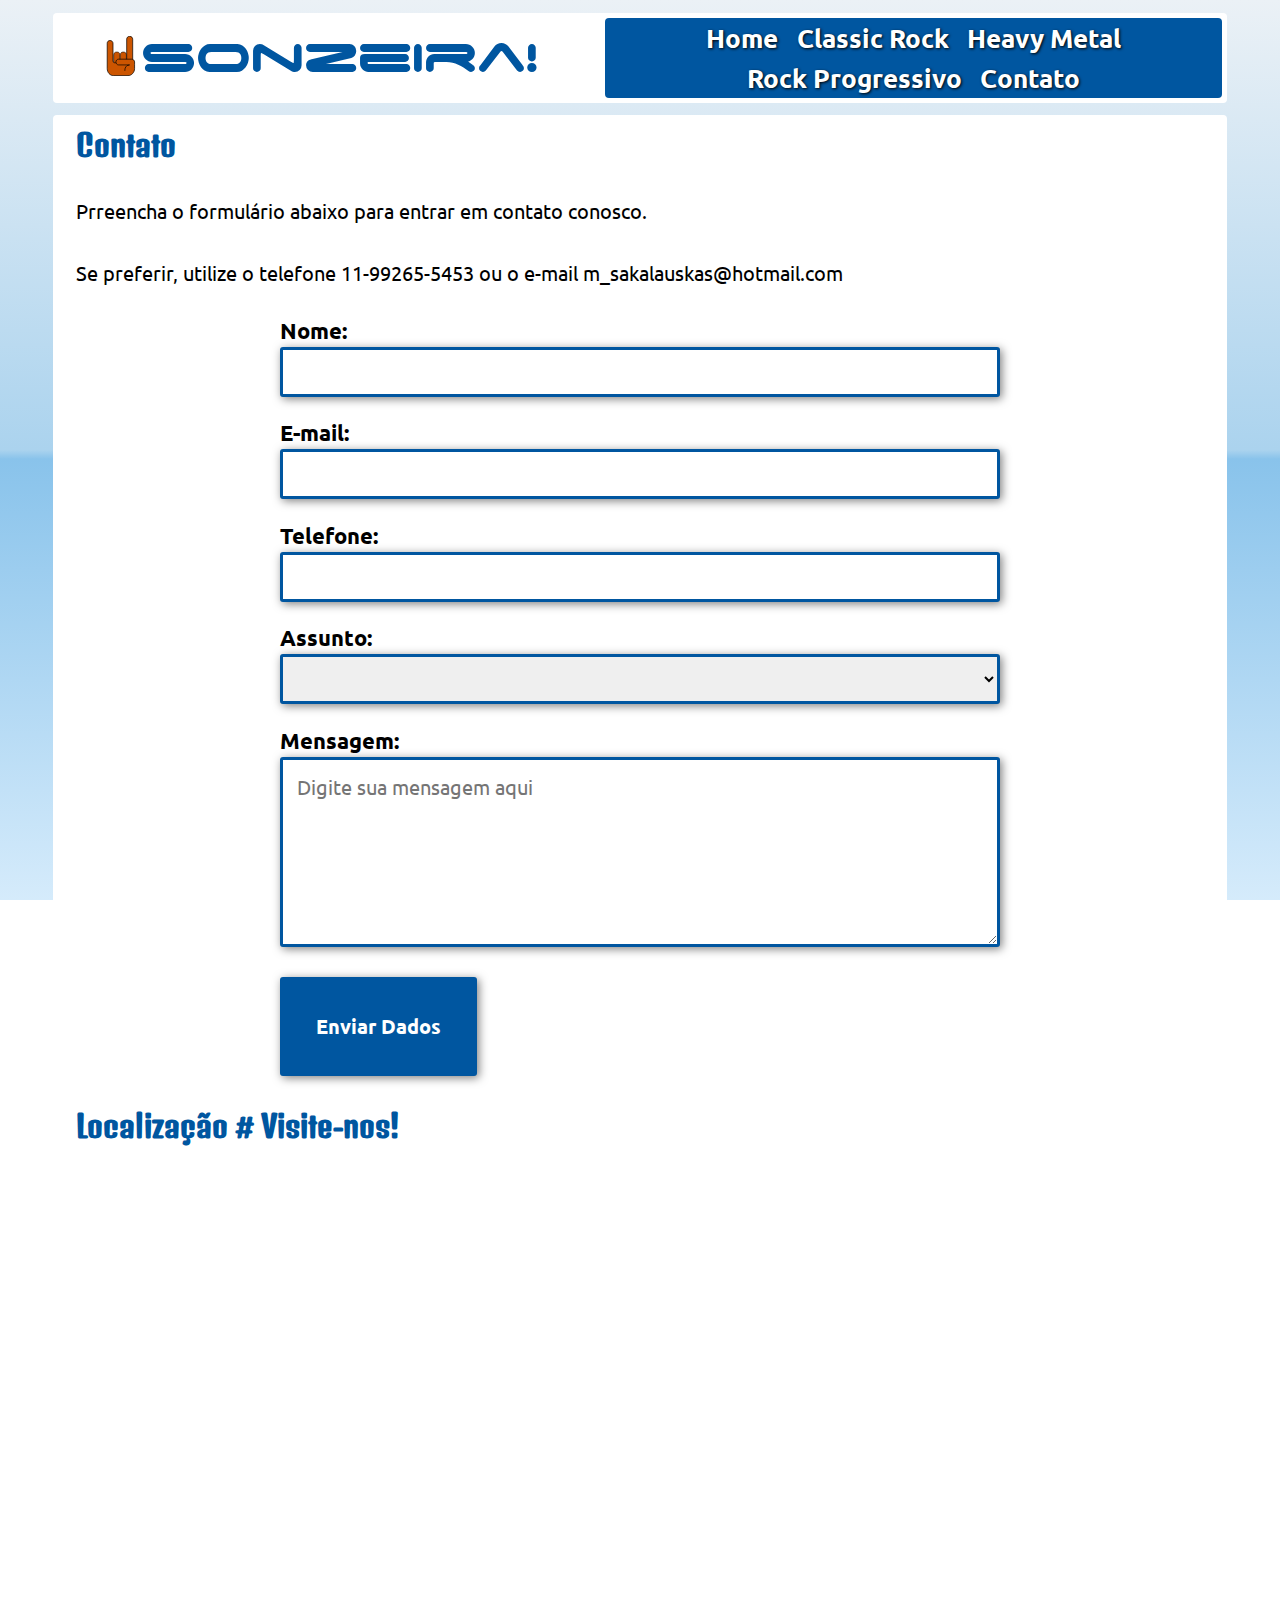
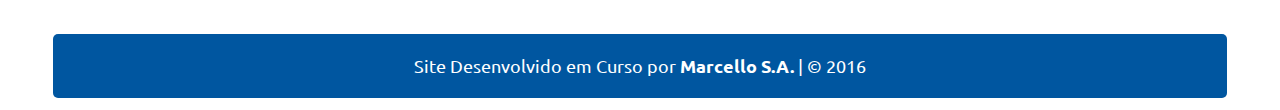
<file: Site Sonzeira/contato.html>
<!DOCTYPE html>
<html lang="pt-br">
<head>
    <meta charset="UTF-8">
    <title>Contato - Sonzeira!</title>
    <meta name="viewport" content="width=device-width,initial-scale=1"> <!-- padrão para expansividade do site -->
    <link rel="icon" href="images/favicon.png" sizes="64x64">  <!-- add o icone no canto da aba da pagina -->
    <link href="css/normalize.css" rel="stylesheet">
    <link rel="stylesheet" href="css/style.css">
    
    <!-- [if lt IE 9]>
    <script src="js/html5shiv.min.js"></script>
    <script src="js/css3-mediaqueries.js"></script>
    <![endif] -->
   
    
</head>
<body>

<div id="container">
    <header id="topo" class="clearfix">
        <h1>
            <a href="index.html">
                <img src="images/logo.svg" width="30" alt="Mão Chifrada">Sonzeira!
            </a>
        </h1>
        <!-- nav>ul>(l1>a)*5 -->
        <nav>
            <ul>
                <li><a href="index.html">Home</a></li>
                <li><a href="classic-rock.html">Classic Rock</a></li>
                <li><a href="heavy-metal.html">Heavy Metal</a></li>
                <li><a href="rock-progressivo.html">Rock Progressivo</a></li>
                <li><a href="contato.html">Contato</a></li>
            </ul>
        </nav>
        
    </header>
    
    <!-- main id="conteudo" -->
    <main id="conteudo">
        
        <article id="geral">
            <h2>Contato</h2>
                <p>Prreencha o formulário abaixo para entrar em contato conosco.</p>
                <p>Se preferir, utilize o telefone 11-99265-5453 ou o e-mail m_sakalauskas@hotmail.com</p>

            <form action="enviar.php" method="post" autocomplete="off">
               <p>
                  <label for="nome">Nome: </label>
                   <input type="text" id="nome" name="nome" required>
               </p>
                <p>
                  <label for="email">E-mail: </label>
                   <input type="email" id="email" name="email">
               </p>
               <p>
                  <label for="telefone">Telefone: </label>
                   <input type="tel" id="telefone" name="telefone" maxlength="15" required>
               </p>
               <p>
                  <label for="assunto">Assunto: </label>
                   <select name="assunto" id="assunto">
                       <option value=""></option>
                       <option>Informações</option>
                       <option>Dúvidas</option>
                       <option>Reclamações</option>
                       <option>Outros</option>
                   </select>
               </p>
               <p>
                  <label for="mensagem">Mensagem: </label>
                   <textarea name="mensagem" id="mensagem" cols="50" rows="6" placeholder="Digite sua mensagem aqui"></textarea>
               </p>
               <p>
                   <input type="submit" id="enviar" name="enviar" value="Enviar Dados">
                   <!-- PODE INSERIR TMB A TAG BUTTOM PARA CAMPO ENVIAR -->
               </p>
            </form>
            <h2>Localização # Visite-nos!</h2>
                <div id="mapa">
                    <iframe src="https://www.google.com/maps/embed?pb=!1m18!1m12!1m3!1d3657.6753301247795!2d-46.64259382047494!3d-23.544177066918184!2m3!1f0!2f0!3f0!3m2!1i1024!2i768!4f13.1!3m3!1m2!1s0x94ce5851c0113c65%3A0x7b1bec68bb062bd3!2sR.+Dom+Jos%C3%A9+de+Barros%2C+177+-+Rep%C3%BAblica%2C+S%C3%A3o+Paulo+-+SP!5e0!3m2!1spt-BR!2sbr!4v1472078810498" width="100%" height="450" frameborder="0" style="border:0" allowfullscreen></iframe>
                <!-- para tornar o mapa expansivo alterado o width p/ 100% -->
                </div>
            
        </article>
    </main>
    
    <footer id="rodape">
        <p>Site Desenvolvido em Curso por <b>Marcello S.A.</b> | &copy; 2016</p>
    </footer>
    
    
</div>


</body>
</html>
</file>
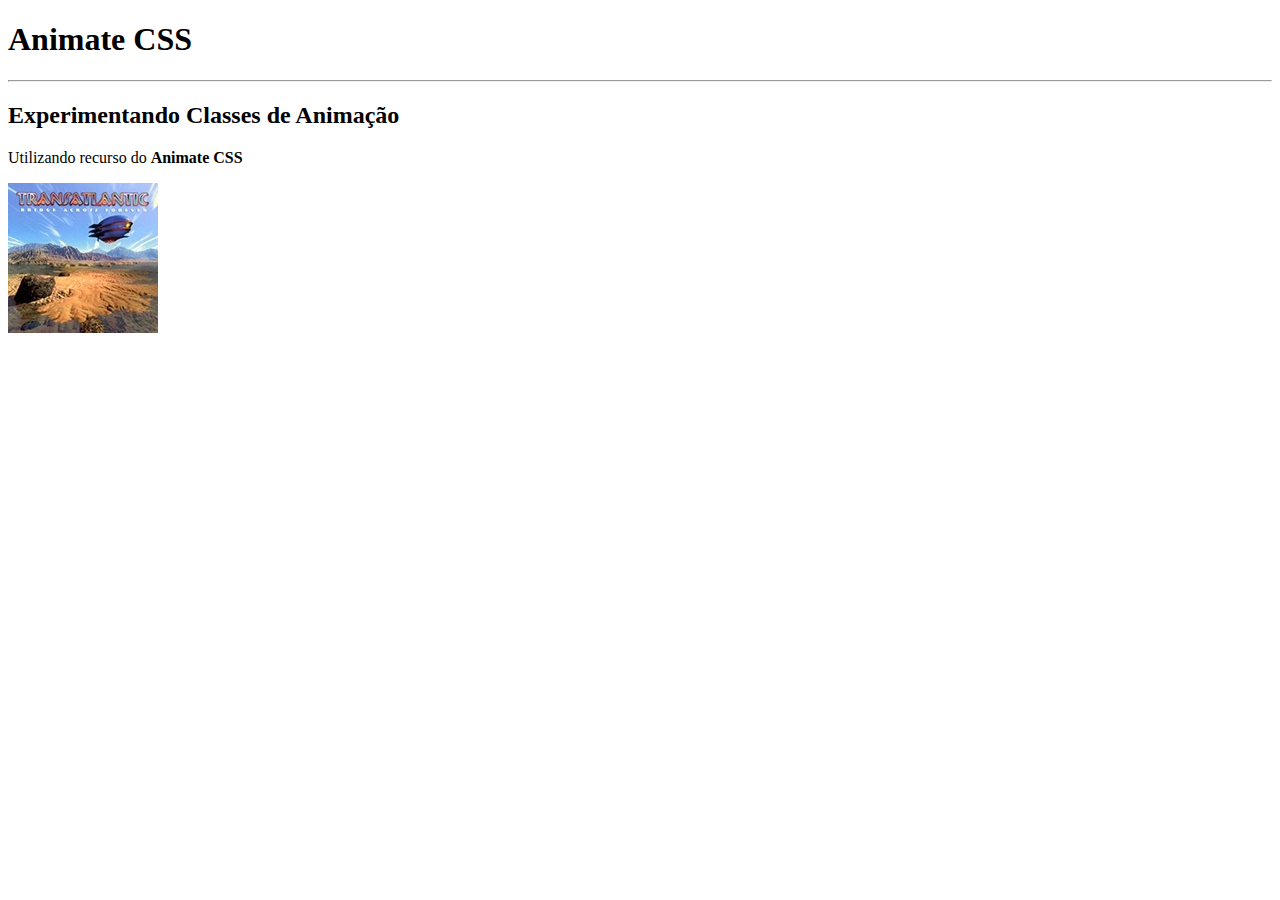
<file: Site Sonzeira/teste-animate.html>
<!DOCTYPE html>
<html lang="en">
<head>
    <meta charset="UTF-8">
    <title>Teste Animate CSS</title>
    <link rel="stylesheet" href="css/animate.css">
</head>
<body>
    <h1 class="animated rubberBand infinite">Animate CSS</h1>
    <hr>
    <h2>Experimentando Classes de Animação</h2>
    <p>Utilizando recurso do <b>Animate CSS</b>
    </p>
    <p><img src="images/capa.jpg" alt="" class="animated bouce rubberBand infinite">
    </p>
</body>
</html>
</file>
<file: colors-final/estilo.css>
@import url('https://fonts.googleapis.com/css2?family=Merriweather&family=Oswald:wght@600;700&display=swap');
/*
Texto corrido: font-family: 'Merriweather', serif;
Título: font-family: 'Oswald', sans-serif;
*/

*, *::after, *::before {
    box-sizing: border-box;
    scroll-padding-top: 120px;
}

html {
    font-size: 18px;  /* !important pode ser usado para fazer uma regra prevalecer, ainda que seja menos específica   */
    scroll-behavior: smooth;

    /* variáveis no CSS */
    /* --fontebase: 18px;   declaração de variável */
    /* font-size: var(--fontebase);  recuperação da variável */
}

body {
    margin: 0;
    padding: 0;
    font-family: 'Merriweather', serif;
}

img, iframe, video {
    max-width: 100%;
}

h1 {
    font-family: 'Oswald', sans-serif;
    font-size: 3rem;
}

header {
    background-color: #fff;
    text-align: center;
    position: sticky;
    top:0;
    padding-bottom: .4rem;
}

nav ul {
    list-style: none;
    margin: 0;
    padding: 0;
    display: flex;
    justify-content: space-around;
}

nav a {
    text-decoration: none;
    color: #333;
    font-family: 'Oswald', sans-serif;
    font-weight: normal;
    padding: .5rem .6rem;
    transition: all .8s;
}

nav a:hover {
    color: rgb(255, 238, 60);
    background-color: #000;
}

main, section {
    height: 73vh;
    display: flex;
    align-items: center;
    margin: 0;
}

    .conteudo {
        width: 90%;
        margin: auto;
        max-width: 800px;
    }

    .conteudo h1 {
        text-transform: uppercase;
        font-family: 'Oswald', sans-serif;
        font-size: 3rem;
        margin-bottom: 1rem;
    }

    .conteudo p {
        line-height: 2rem;
    }


/* Formatando os botões da <section> */
.cta {
    font-family: 'Oswald', sans-serif;
    text-decoration: none;
    font-size: .8rem;
    font-weight: 600;
    background-color: rgb(255, 238, 60);
    padding: 1.15rem 1.8rem ;
    line-height: 5.5rem;
    color: #000;
    letter-spacing: 3px;  /* Controla o espaço entre os caracteres */
    text-transform: uppercase;
}

    .cta::before {
        content: "+";
        margin-right: 0.8rem;
    }

.verde-agua {
    background-color: #26ccca;
    color: #fff;
}

#produto {
    background-image: url(imagens/h13-background-img-1-min.jpg);
    background-size: cover;
    background-position-x: center;
}

#ux {
    color: #fff;
    background-image: url(imagens/h13-background-img-2-min.jpg);
}

#motion {
    background-image: url(imagens/h13-background-img-3-min.jpg);
    background-size: cover;
    background-position-x: center;
}

#brand {
    background-image: url(imagens/h13-background-img-4-min.jpg);
    color: #fff;
}

.texto {
    color: #999;
}


#print {
    color: #fff;
    background-image: url(imagens/h13-background-img-5-min.jpg);
    background-size: cover;
    background-position-x: center;
}

/* Para telas acima de 700px */
@media screen and (min-width:700px) {

    /* body {
        background: tomato;
    }*/

    header {
        display: flex;
        justify-content: space-around;
        align-items: center;
        height: 10vh;  
    }

    .logo {
        width: 25%;
    }

    header nav {
        width: 70%;
        max-width: 800px;
    }

    #produto, #motion, #print {
        background-attachment: fixed;
    }

    .conteudo {
        width: 50%;
        max-width: 800px;
        margin: 0;
        margin-left: 4rem;    
    }

    .conteudo h1 {
        font-size: 6rem;
        margin-bottom: -0.6rem;
    }

    nav a {
        font-size: 1.1rem;
        padding: 0.7rem 1.0rem;
    }

}
</file>
<file: Pagina de compra/style.css>
body{
    font-family: Arial;
    margin: 50px;
}
h1{
    text-align: center;
}

h2{
    margin: 0;

}

.item{
    background-color: black;
    color: white;
    padding: 30px;
    margin: 20px;
    border-radius: 4px;
}
span{
    color: yellow;
}

p{
    color: antiquewhite;
}

a{
    background: yellow;
    color: #332200;
    padding: 10px;
    display: inline-block;
    border-radius: 4px;
    text-decoration: none;
}
</file>
<file: simplicity/css/estilo.css>
/* Ajuste do Box Model pra TUDO */
*, *::after, *::before { box-sizing: border-box; }

/* Tornando as imagens responsivas */
img { max-width: 100%; }

html {
    font-size: 14px;
}

body, h1, h2, h3, p, figure {
    margin: 0;
    padding: 0;
}

body {
    background-color: white;
    font-family: 'Segoe UI', Tahoma, Geneva, Verdana, sans-serif;
}

a { text-decoration: none; }

h1, nav { text-transform: uppercase; }

h1 {
    font-family: Impact, Haettenschweiler, 'Arial Narrow Bold', sans-serif;
    font-weight: normal;
    font-size: 1.5rem;
}

h1 a {
    color: white;
    background-color: black;
    padding: 0.3rem 1rem;
    border-radius: 5px;
}

header {
    background-color: #fff;
    position: sticky;
    top: 0;
}

header .limitador {
    display: flex;
    flex-direction: row;
    justify-content: space-between;
    align-items: center;
}

.limitador {
    max-width: 1100px;
    width: 95vw;
    margin: auto;
}

.menu {
    list-style: none;
    margin: 0;
    padding: 0;
    display: none;
}

nav {
    width: 65%;    
}

nav h2 {
    text-align: right;
}

.icone {
    font-size: 1.2rem;
    padding: 1rem;
    height: 50px;
    display: inline-block;
}

h2 a {
    color: black;
}


.menu a { /* ou: nav li a  */
    color: black;
    font-weight: bold;
    background-color: white;
    display: flex;
    justify-content: center;
    height: 50px;
    align-items: center;
}

.menu a:hover, .menu a:active {
    background-color: gainsboro;
}

/* Esta classe será manipulada via JS */
.menu-aberto {
    display: block;
    position: absolute;
    right: 0;
    left: 0;
}

/* section com a classe destaque */
.destaque{
    background-image: url(../imagens/fundo-destaque.jpg);
    height: 90vh;
    color: white;
    background-size: cover;
    background-attachment: fixed;
    align-items: center;
    justify-content: center;
    display: flex;
    text-align: center;
}
.destaque h2{
     font-size: clamp(2rem, 8vw, 7rem);
     animation-name: fadeIn;
     animation-duration: 1.5;
}

.destaque p{
    font-size: clamp(1.6rem, 2vw, 4rem);
    animation: fadeIn 1.5s 1s backwards;

}
@keyframes fadeIn{
    from {opacity: 0;}
    to{opacity: 1;}
}
.front-end, .localizacao{
    
    text-align: center;
    padding: 1rem;

}
section h2{
    padding: 1rem;
}
section p{
    padding: 0.5rem 0;
}
figure{
    text-align: center;
    margin: 1rem 0;
}
.historia{
    background-image: url(../imagens/fundo-madeira.jpg);
    background-attachment: fixed;
    background-size: cover;
    text-align: center;
    padding-bottom: 1rem;
}
.historia h2{
    color: #fff;
    text-shadow: black 1px 1px 2px;
    
}
iframe{
    width: 100%;
    border: none;
}
.historia iframe{
    max-width: 800px;
}
footer{
    background-color: black;
    color: white;
    font-weight: bolder;
    text-align: center;
    height: 14vh;
    display: flex;
    align-items: center;  
    justify-content: center;  
}

.conteudo{
    background-color: whitesmoke;
    padding: 0.7rem;
    border-radius: 7px;
}
table, th, td{
    border: 2px solid black;
    border-collapse: collapse;
}
table{
    width: 80%;
    margin: auto;
    max-width: 700px;
}
th{
    background-color: black;
    color: #fff;
}
td{
    background-color: #fff;
}
th, td{
    width: 33%;
    padding: 0.5rem;
}
td:nth-child(3){
    color: blue
}
td:first-child{
    text-transform: uppercase;
}
td:nth-child(2){
    text-align: center;
}
caption{
    font-weight: bold;
    font-size: 1.2rem;
}
/* ------------------------ */





@media screen and (min-width:600px){
    .icone{
        display: none;
    }
    .menu{
        display: flex;
        justify-content: space-between;
    }
}
@media screen and (min-width:800px){
    html{
        font-size: 18px;
    }
    header .limitador{
        height: 15vh;
    }
    .destaque{
        height: 85vh;
    }
}
</file>
<file: Site Sonzeira/css/style.css>
@charset "utf8";

/* www.fonts.google.com >> apos seleção na opcao> import */
@import 'https://fonts.googleapis.com/css?family=Audiowide|Denk+One|Ubuntu';

/* mobile first
Criando regras pensando primeiro em um site para dispositivos moveis. */


/* Regras utilitárias */

/* Resolve problemas do box model padrão .. ou seja, evita a quebra de layouts devido a soma não-intuitiva de width, height, border, margin  de um elemento. */

*, *::before, *::after {
    -moz-box-sizing: border-box;
    -webkit-box-sizing: border-box;
    box-sizing: border-box;
}

/* Resolvendo o problema do uso do float, propriedade que permite deixar elementos lado a lado, mas que causa efeitos colaterais em elementos que venha logo depois dele.
Esta classe deverá sempre ser colocada no elemento pai dos elementos a serem flutuados .. */
.clearfix::before, .clearfix::after {
    content: "";
    display: table;
}

.clearfix::after { clear: both; }
.clearfix { *zoom: 1; }


/* Web Font Space Age */
@font-face {
    font-family: "Space Age";
    font-style: normal;
    font-weight: normal;
    src: url("../fonts/SpaceAge.eot?#iefix") 
        format("embedded-opentype"),
        url("../fonts/SpaceAge.woff") 
        format("woff"),
        url("../fonts/SpaceAge.ttf") 
        format("truetype"),
        url("../fonts/SpaceAge.svg") 
        format("svg");
}

/* CSS reset */
p, h1, h2, h3, figure, nav, ul {
    margin: 0%;
    padding: 0%;
}

body {
    background-color: #ebf1f6;
    background: linear-gradient(
        to bottom,
        #ebf1f6 0%, #abd3ee 50%,
        #89c3eb 51%, #d5ebfb 100%
    );
    background-attachment: fixed;
    font-family: Ubuntu, Arial, sans-serif;     
}

#container { padding: 1%; }

#topo {
    padding: 5px;
    /* background-color: white;
    border-radius: 5px; */
}

h1 {
    font-family: "Space Age", Arial, sans-serif;
    font-size: 2.4em; /* valor equivalente = 38px */
    text-shadow: white 2px 2px 2px;
}

h1 a {
    display: block;
    text-align: center;
    text-decoration: none;
    color: #0056a0;
}

nav {
    text-align: center;
    background-color: #0056a0;
    margin: auto;
    width: 85%;
    border-radius: 4px;
    font-size: 1.125em;  /* 18px */
}

nav ul { list-style: none; }

nav a:link, nav a:visited {
    text-decoration: none;
    font-weight: bold;
    text-shadow: black 1px 1px 3px;
    color: white;
    display: block; /* ativa o mouse <display> para linha toda. */
    line-height: 40px; /* aumenta distancia entre as linhas. */
}

nav a:hover, nav a:focus {
    background-color: black;
}

/* #conteudo */
main {
    margin: 1% 0;
}

main h2, main h3, main p {
    padding: 1%;
    margin: 1%;
}

#destaques, #topo, #geral {
    background-color: white;
    border-radius: 4px;
    margin-bottom: 1%;
}

/* altura minima para uma tela .. no caso de pouco conteúdo */
#geral { min-height: 500px;}

/* tornando a imagem responsiva exibindo-a como bloco, com a margem automática para centralizá-la*/
#destaques img, figure img, video {
    max-width: 100%;
    display: block;
    margin: auto;
}

#destaques p {
    font-size: 0.9em;
}

#rodape {
    background-color: #0056a0;
    border-radius: 5px;
    text-align: center;
    padding: 1%;
    font-size: 0.9em; /* 14px*/
    color: white;
    line-height: 40px;
}

main h2 {
    color: #0056a0;
    font-family: "Denk one", cursive, sans-serif;
}

main h3 {
    font-family: Audiowide, cursive, sans-serif;
    border-bottom: 1px;
    border-bottom-style: solid;
}

figure {
    text-align: center;
    font-weight: bold;
}

table {
    width: 90;
    margin: auto;
}

caption {
    color: #0056a0;
    font-weight: bold;
    padding: 5px;
}

th {
    background-color: #1a5d96;
    color: white;
    padding-top: 2%;
    padding-bottom: 2%;
}

/* odd=ímpar, even=par */
tr:nth-child(odd) {
    background-color: lightblue;
}

/* pega o primeiro 'td' <coluna> indicado na seleção da tabela */
td:first-child {
    font-weight: bold;
}

/* last centraliza a ultima coluna .. ou indicando qual coluna <sequencia>  */
td:last-child, td:nth-child(2) {
    text-align: center;
}

form {
    margin: auto;
    width: 90%;
    max-width: 750px;
}

input, select, textarea {
    border: solid 3px #0056a0;
    border-radius: 3px;
    box-shadow: rgba(0,0,0,0.5) 2px 2px 10px;
    margin-top: 2px;
}

#nome, #email, #telefone, #assunto {
    height: 50px;
    width: 100%;
    padding: 2%;
    /* text-transform: uppercase;  <caso queira que o texto saia todo em maiusculo> */
}

#mensagem {
    width: 100%;
    padding: 2%;
}

label {
    font-size: 1.1em;
    font-weight: bold;
    margin-bottom: 100px;
}

#enviar {
    border: none;
    padding: 5%;
    background-color: #0056a0;
    color: white;
    font-weight: bold;
}

/* #mapa { box-shadow: red 0 0 10px; } */


/* Media Queries (consulta de mídia)
São direticas especias en que o desenvolvedir especifica critérios para alterações no conteúdo e layout do site.
Em cada media querie, é criado em breakpoint (ponto de adaptação), e dentro dela são definidas regras CSS de acordo com as alterações que são necessárias. */
@media screen and (min-width: 600px) {
    #container {
        width: 95%;
        margin: auto;
    }
    nav {
        margin: 0%;
        width: 100%
    }
    /*  Tornando o nav horizontal, alterando a exibição dos itens da lista (li) e mantendo os links como blocos ao mesmo tempo 'inline'. */
    nav li { display: inline; }
    nav a:link, nav a:visited {
        display: inline-block;
        padding-left: 1%;
        padding-right: 1%;
    }
}

/* 
@media screen and (min-width: 1000px) {
    body {
        font-size: 22px;
    }
} */

@media screen and (min-width: 900px) {
    body { font-size: 18px; }
    h1 {
        float: left;
        width: 45%;
        margin: 20px 0;
    }
    h1 img {
        width: 35px;
        height: 35px;
    }
    nav {
        float: right;
        width: 55%;
    }
}

@media screen and (min-width: 970px) {
    nav {
        width: 53%;
        font-size: 1.3em;
    }
}

@media screen and (min-width: 1100px) {
    body { font-size: 20px; }
    h1 {
        font-size: 3em;
        margin: 10px 0;
    }
    h1 img {
        width: 40px;
        height: 40px;
    }
}

@media screen and (min-width: 1200px) {
    #container { max-width: 1200px; }
}
</file>
